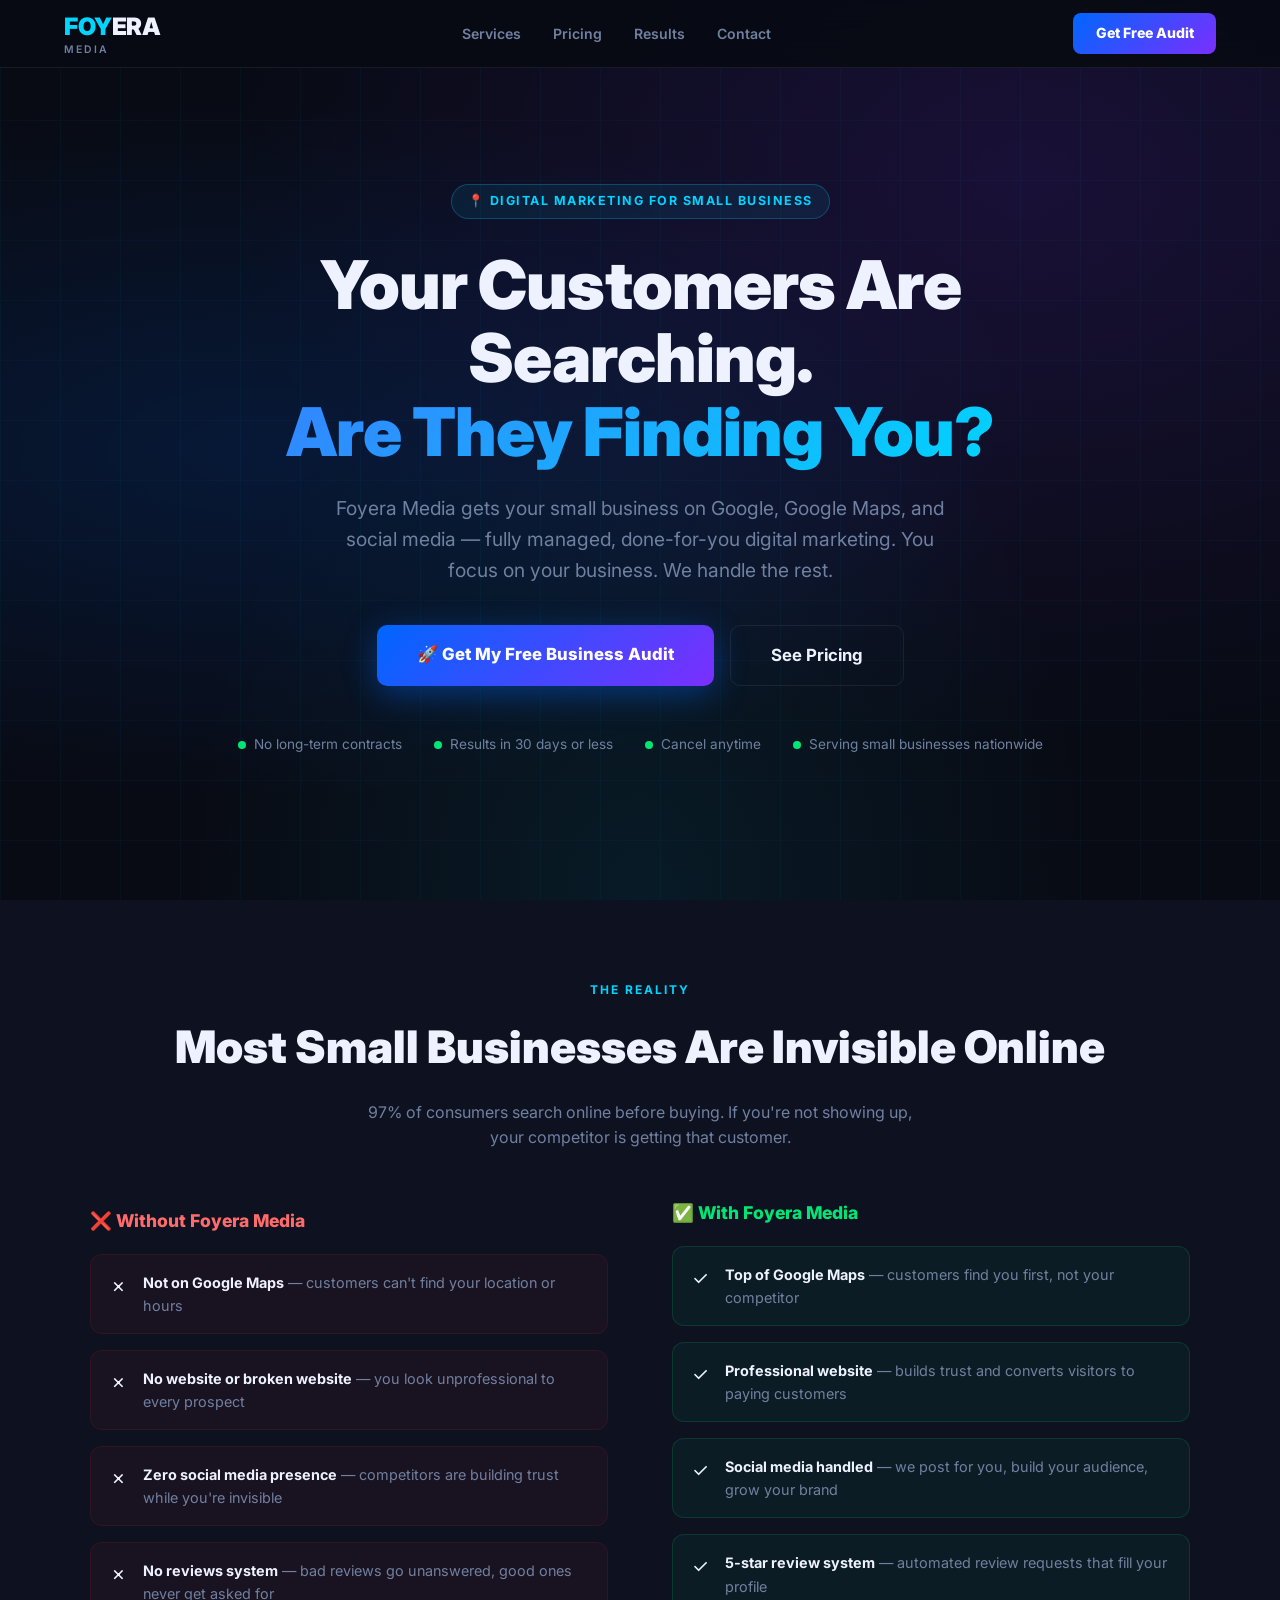
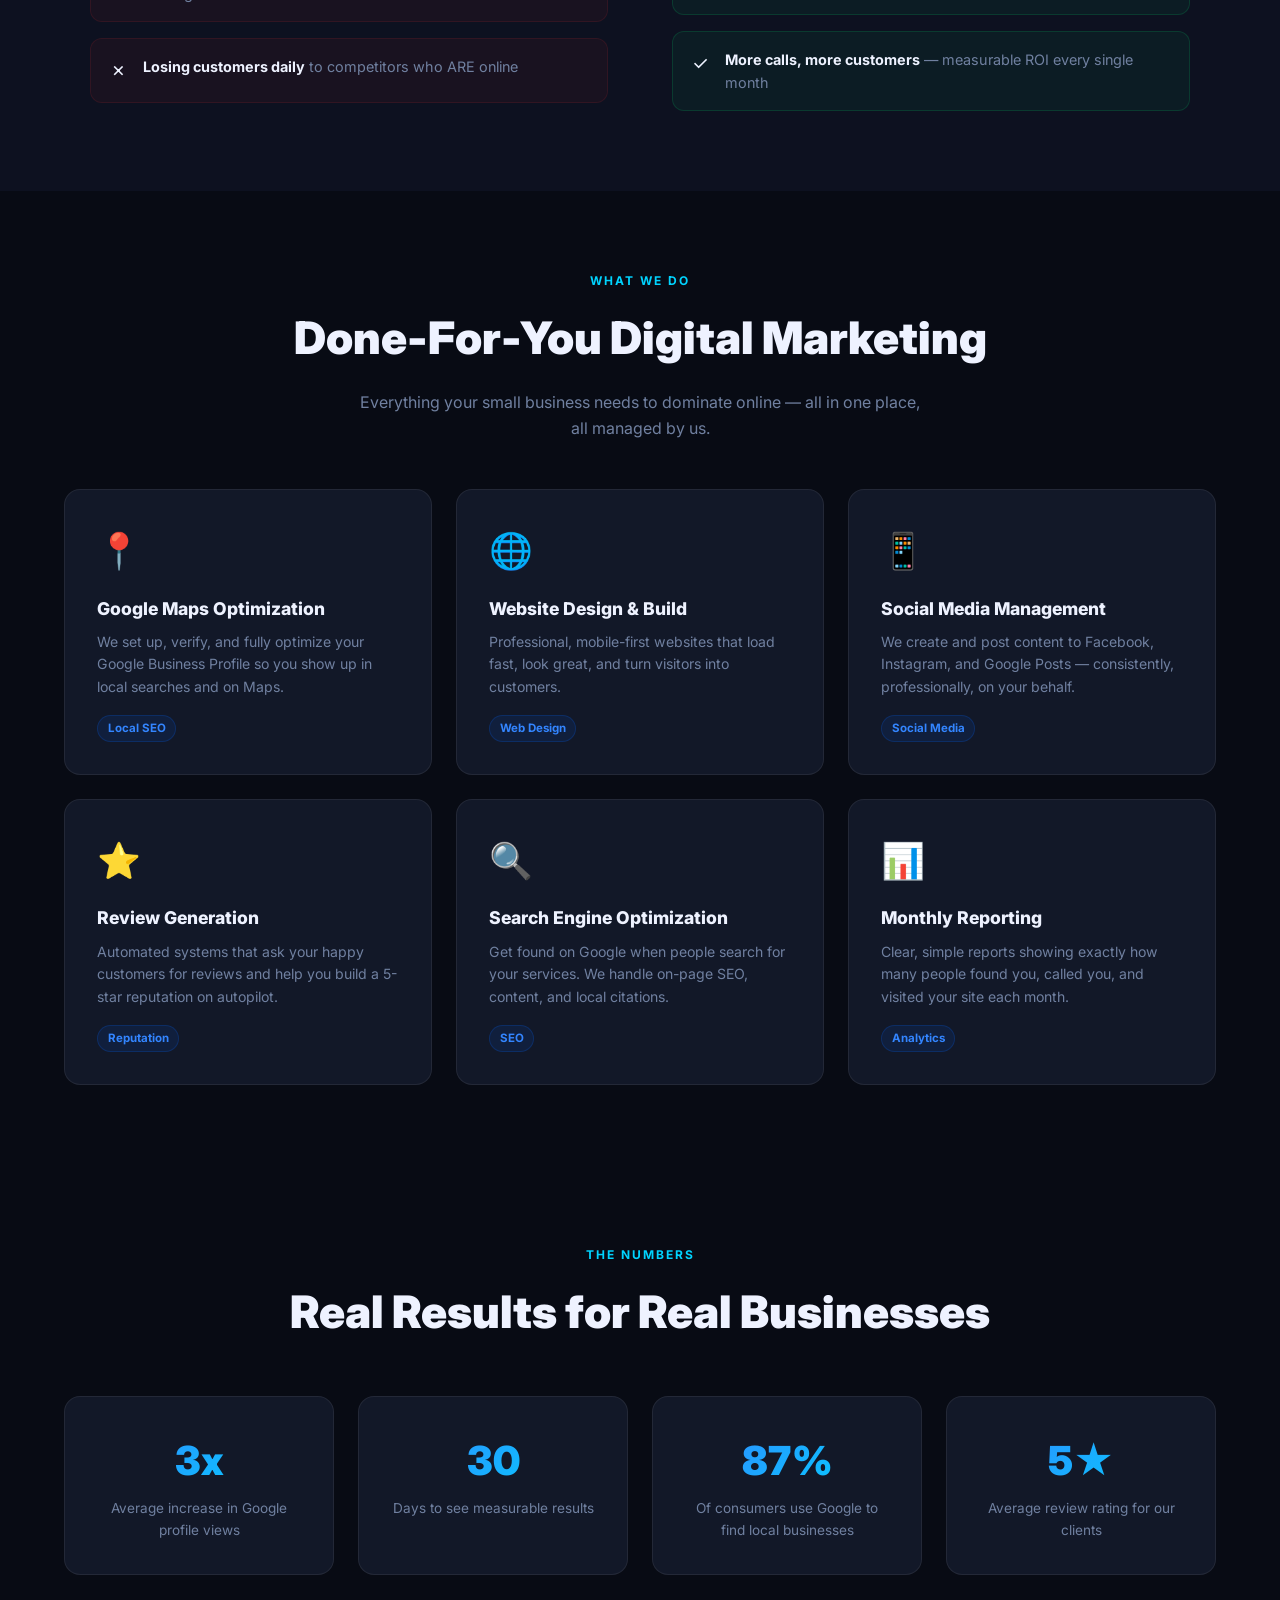
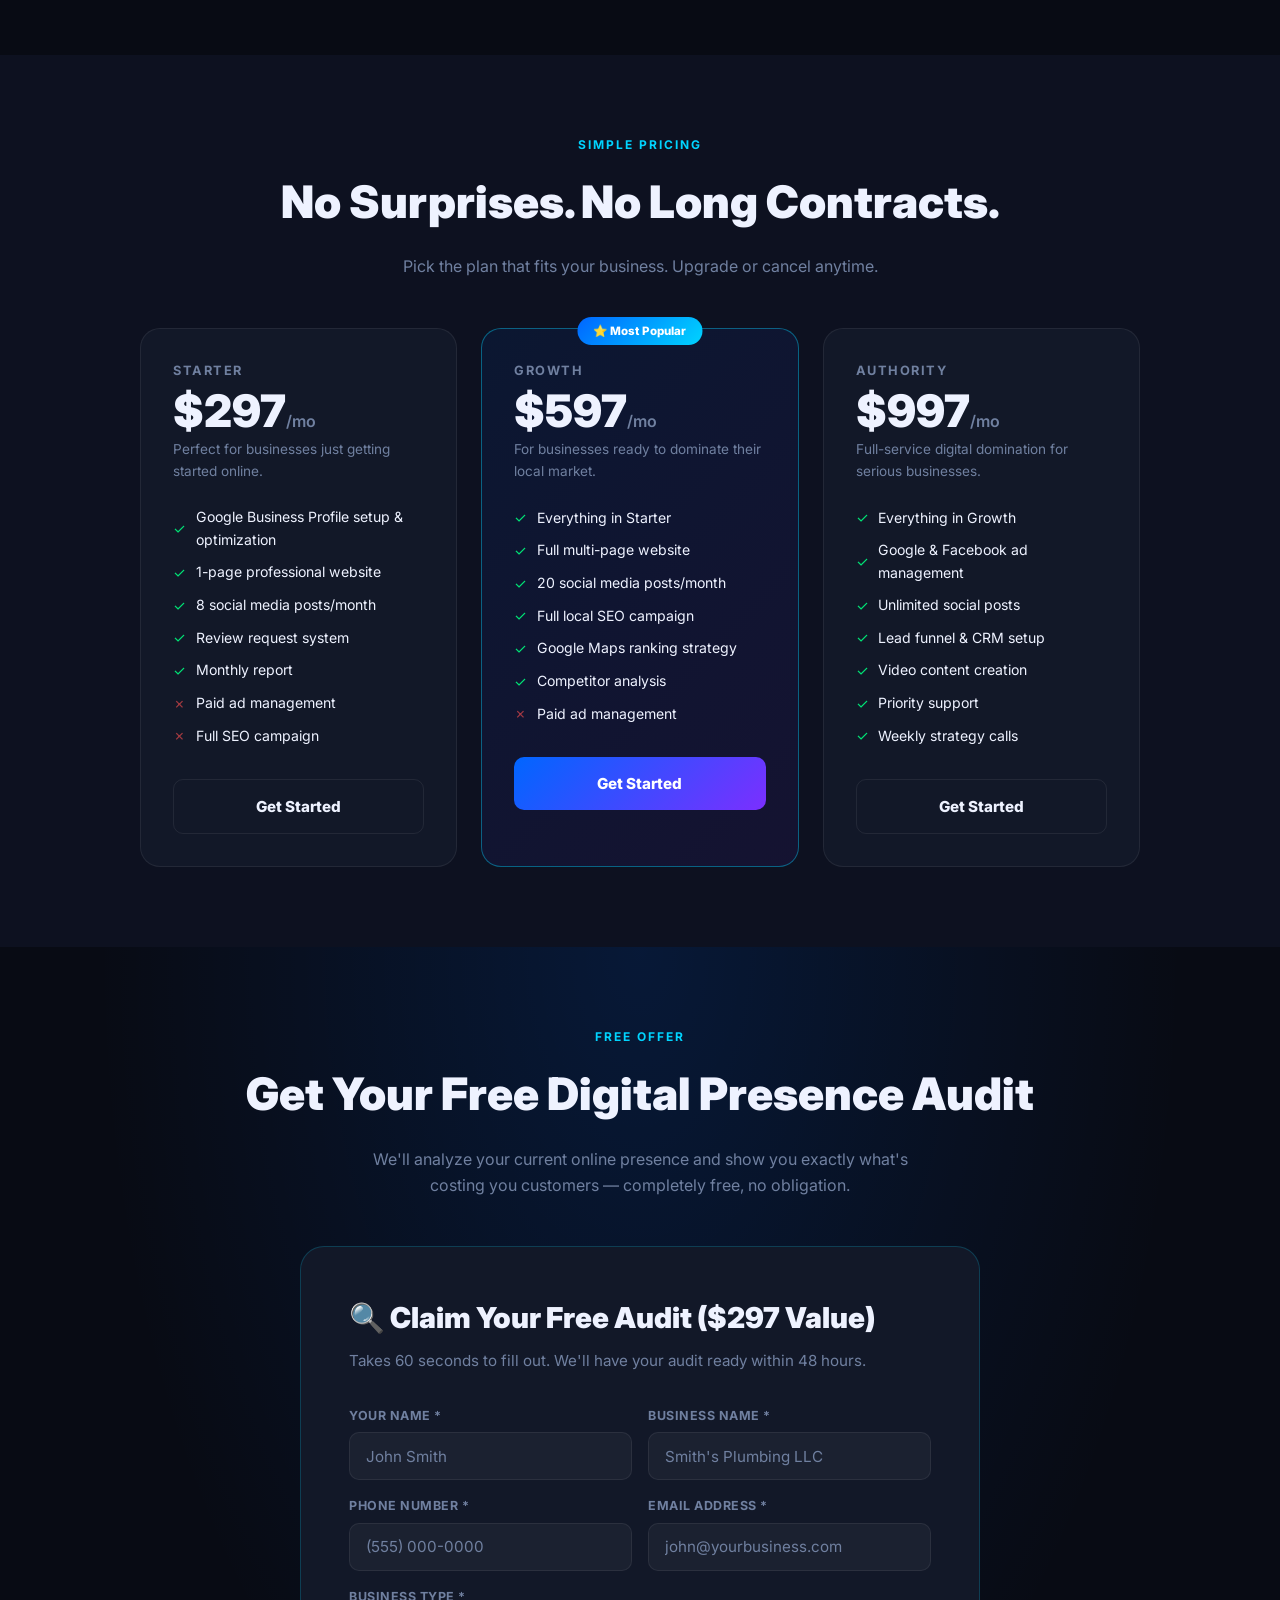
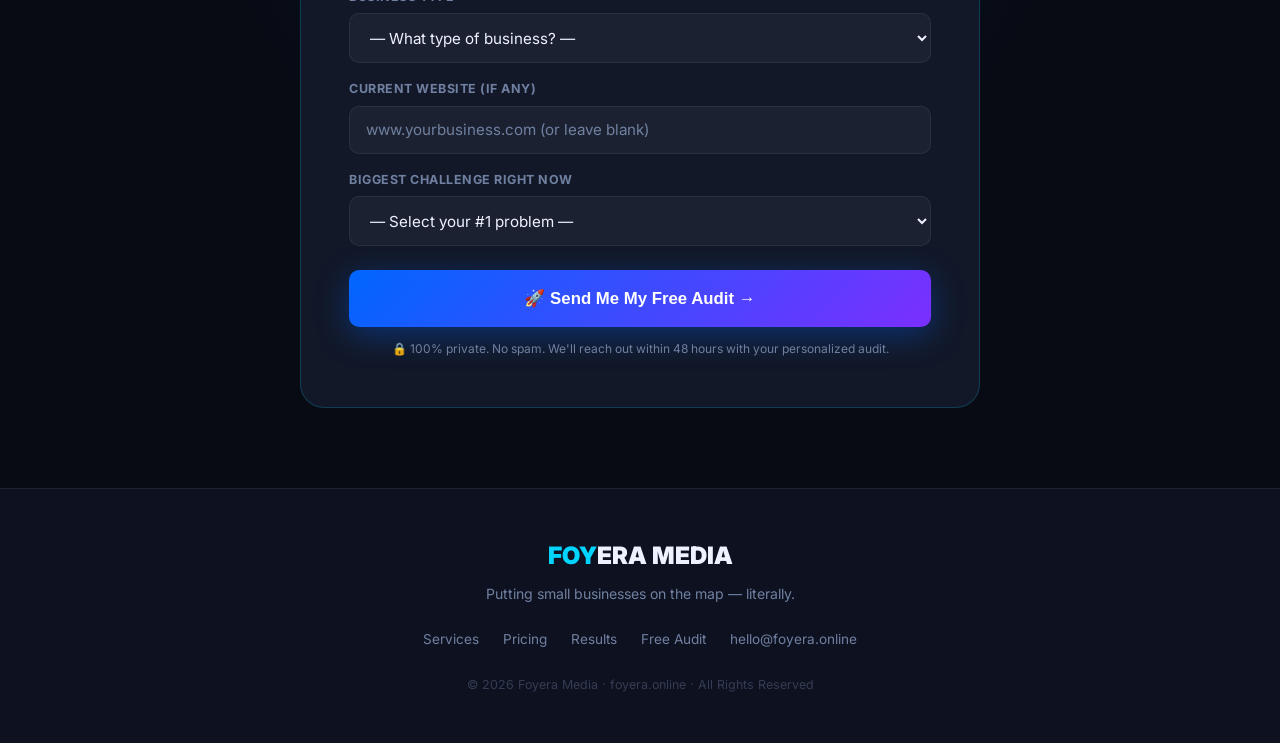
<file: foyera/index.html>
<!DOCTYPE html>
<html lang="en">
<head>
  <meta charset="UTF-8" />
  <meta name="viewport" content="width=device-width, initial-scale=1.0" />
  <title>Foyera Media — Digital Marketing That Actually Works for Small Business</title>
  <meta name="description" content="Foyera Media gets your small business found on Google, Maps, and social media. We handle everything — you just answer the calls." />
  <meta property="og:title" content="Foyera Media — Stop Being Invisible Online" />
  <meta property="og:description" content="We put your small business on Google Maps, build your website, and run your social media. Starting at $297/month." />
  <link rel="preconnect" href="https://fonts.googleapis.com" />
  <link href="https://fonts.googleapis.com/css2?family=Inter:wght@400;600;700;800;900&display=swap" rel="stylesheet" />
  <style>
    *, *::before, *::after { box-sizing: border-box; margin: 0; padding: 0; }
    :root {
      --dark: #080B14;
      --dark2: #0D1120;
      --card: #121828;
      --blue: #0066FF;
      --blue-light: #3385FF;
      --cyan: #00D4FF;
      --purple: #7B2FFF;
      --green: #00E676;
      --gold: #FFB800;
      --text: #EEF2FF;
      --muted: #7080A0;
      --border: rgba(255,255,255,0.07);
    }
    html { scroll-behavior: smooth; }
    body { font-family: 'Inter', sans-serif; background: var(--dark); color: var(--text); line-height: 1.6; }

    /* NAV */
    nav {
      position: fixed; top: 0; width: 100%; z-index: 100;
      background: rgba(8,11,20,0.95); backdrop-filter: blur(16px);
      border-bottom: 1px solid var(--border);
      display: flex; align-items: center; justify-content: space-between;
      padding: 0 5%; height: 68px;
    }
    .nav-logo { font-size: 1.5rem; font-weight: 900; letter-spacing: -0.5px; }
    .nav-logo .foy { color: var(--cyan); }
    .nav-logo .era { color: var(--text); }
    .nav-logo .media { font-size: 0.65rem; color: var(--muted); font-weight: 600; letter-spacing: 2px; text-transform: uppercase; display: block; margin-top: -4px; }
    .nav-links { display: flex; gap: 2rem; list-style: none; }
    .nav-links a { color: var(--muted); text-decoration: none; font-weight: 600; font-size: 0.88rem; transition: color 0.2s; }
    .nav-links a:hover { color: var(--cyan); }
    .nav-cta { background: linear-gradient(135deg, var(--blue), var(--purple)); color: white; font-weight: 800; padding: 0.55rem 1.4rem; border-radius: 8px; text-decoration: none; font-size: 0.88rem; transition: opacity 0.2s; }
    .nav-cta:hover { opacity: 0.85; }

    /* HERO */
    .hero {
      min-height: 100vh; display: flex; align-items: center; justify-content: center;
      text-align: center; padding: 100px 5% 60px;
      background:
        radial-gradient(ellipse at 20% 50%, rgba(0,102,255,0.15) 0%, transparent 55%),
        radial-gradient(ellipse at 80% 20%, rgba(123,47,255,0.15) 0%, transparent 55%),
        radial-gradient(ellipse at 50% 100%, rgba(0,212,255,0.08) 0%, transparent 50%),
        var(--dark);
      position: relative; overflow: hidden;
    }
    .hero-grid-bg {
      position: absolute; inset: 0; opacity: 0.03;
      background-image: linear-gradient(rgba(0,212,255,1) 1px, transparent 1px), linear-gradient(90deg, rgba(0,212,255,1) 1px, transparent 1px);
      background-size: 60px 60px;
    }
    .hero-content { position: relative; max-width: 900px; }
    .hero-eyebrow {
      display: inline-flex; align-items: center; gap: 0.5rem;
      background: rgba(0,212,255,0.08); border: 1px solid rgba(0,212,255,0.25);
      color: var(--cyan); padding: 0.4rem 1rem; border-radius: 50px;
      font-size: 0.78rem; font-weight: 700; letter-spacing: 1.5px; text-transform: uppercase;
      margin-bottom: 1.8rem;
    }
    .hero h1 { font-size: clamp(2.2rem, 5.5vw, 4.2rem); font-weight: 900; line-height: 1.1; margin-bottom: 1.5rem; letter-spacing: -1px; }
    .hero h1 .cyan { color: var(--cyan); }
    .hero h1 .blue { background: linear-gradient(135deg, var(--blue-light), var(--cyan)); -webkit-background-clip: text; -webkit-text-fill-color: transparent; background-clip: text; }
    .hero-sub { font-size: clamp(1rem, 2vw, 1.2rem); color: var(--muted); max-width: 640px; margin: 0 auto 2.5rem; }
    .hero-ctas { display: flex; gap: 1rem; justify-content: center; flex-wrap: wrap; margin-bottom: 3rem; }
    .btn-primary { background: linear-gradient(135deg, var(--blue), var(--purple)); color: white; font-weight: 800; padding: 1rem 2.5rem; border-radius: 10px; text-decoration: none; font-size: 1.05rem; box-shadow: 0 8px 32px rgba(0,102,255,0.4); transition: all 0.2s; border: none; cursor: pointer; }
    .btn-primary:hover { transform: translateY(-2px); box-shadow: 0 12px 40px rgba(0,102,255,0.5); }
    .btn-ghost { background: transparent; color: var(--text); font-weight: 700; padding: 1rem 2.5rem; border-radius: 10px; text-decoration: none; font-size: 1.05rem; border: 1px solid var(--border); transition: all 0.2s; }
    .btn-ghost:hover { border-color: var(--cyan); color: var(--cyan); }
    .hero-proof { display: flex; gap: 2rem; justify-content: center; flex-wrap: wrap; }
    .proof-item { display: flex; align-items: center; gap: 0.5rem; font-size: 0.85rem; color: var(--muted); }
    .proof-item .dot { width: 8px; height: 8px; border-radius: 50%; background: var(--green); }

    /* PROBLEM SECTION */
    .problem-section { padding: 80px 5%; background: var(--dark2); }
    .problem-grid { display: grid; grid-template-columns: 1fr 1fr; gap: 4rem; align-items: center; max-width: 1100px; margin: 3rem auto 0; }
    .problem-list { display: flex; flex-direction: column; gap: 1rem; }
    .problem-item { display: flex; align-items: flex-start; gap: 1rem; background: rgba(255,50,50,0.05); border: 1px solid rgba(255,50,50,0.1); border-radius: 12px; padding: 1rem 1.2rem; }
    .problem-x { font-size: 1.2rem; flex-shrink: 0; }
    .problem-item p { font-size: 0.9rem; color: var(--muted); }
    .problem-item strong { color: var(--text); }
    .solution-list { display: flex; flex-direction: column; gap: 1rem; }
    .solution-item { display: flex; align-items: flex-start; gap: 1rem; background: rgba(0,230,118,0.05); border: 1px solid rgba(0,230,118,0.15); border-radius: 12px; padding: 1rem 1.2rem; }
    .solution-check { font-size: 1.2rem; flex-shrink: 0; }
    .solution-item p { font-size: 0.9rem; color: var(--muted); }
    .solution-item strong { color: var(--text); }

    /* SERVICES */
    .services-section { padding: 80px 5%; }
    .services-grid { display: grid; grid-template-columns: repeat(auto-fit, minmax(280px, 1fr)); gap: 1.5rem; margin-top: 3rem; }
    .service-card {
      background: var(--card); border: 1px solid var(--border); border-radius: 16px;
      padding: 2rem; transition: all 0.2s; position: relative; overflow: hidden;
    }
    .service-card::before { content: ''; position: absolute; top: 0; left: 0; right: 0; height: 3px; background: linear-gradient(90deg, var(--blue), var(--cyan)); opacity: 0; transition: opacity 0.2s; }
    .service-card:hover { border-color: rgba(0,212,255,0.25); transform: translateY(-4px); }
    .service-card:hover::before { opacity: 1; }
    .service-icon { font-size: 2.2rem; margin-bottom: 1rem; }
    .service-card h3 { font-size: 1.1rem; font-weight: 800; margin-bottom: 0.5rem; }
    .service-card p { font-size: 0.88rem; color: var(--muted); margin-bottom: 1rem; }
    .service-tag { display: inline-block; background: rgba(0,102,255,0.1); border: 1px solid rgba(0,102,255,0.2); color: var(--blue-light); padding: 0.2rem 0.6rem; border-radius: 50px; font-size: 0.72rem; font-weight: 700; }

    /* PRICING */
    .pricing-section { padding: 80px 5%; background: var(--dark2); }
    .pricing-grid { display: grid; grid-template-columns: repeat(auto-fit, minmax(280px, 1fr)); gap: 1.5rem; margin-top: 3rem; max-width: 1000px; margin-left: auto; margin-right: auto; }
    .pricing-card { background: var(--card); border: 1px solid var(--border); border-radius: 20px; padding: 2rem; position: relative; }
    .pricing-card.featured { border-color: rgba(0,212,255,0.4); background: linear-gradient(135deg, rgba(0,102,255,0.08), rgba(123,47,255,0.08)); }
    .pricing-badge { position: absolute; top: -12px; left: 50%; transform: translateX(-50%); background: linear-gradient(135deg, var(--blue), var(--cyan)); color: white; padding: 0.3rem 1rem; border-radius: 50px; font-size: 0.72rem; font-weight: 800; white-space: nowrap; }
    .pricing-name { font-size: 0.8rem; font-weight: 700; text-transform: uppercase; letter-spacing: 1.5px; color: var(--muted); margin-bottom: 0.5rem; }
    .pricing-price { font-size: 2.8rem; font-weight: 900; color: var(--text); line-height: 1; margin-bottom: 0.3rem; }
    .pricing-price span { font-size: 1rem; font-weight: 600; color: var(--muted); }
    .pricing-desc { font-size: 0.85rem; color: var(--muted); margin-bottom: 1.5rem; }
    .pricing-features { list-style: none; display: flex; flex-direction: column; gap: 0.6rem; margin-bottom: 2rem; }
    .pricing-features li { display: flex; align-items: center; gap: 0.6rem; font-size: 0.88rem; }
    .pricing-features li .check { color: var(--green); font-size: 0.9rem; }
    .pricing-features li .x { color: rgba(255,80,80,0.6); font-size: 0.9rem; }
    .pricing-btn { width: 100%; padding: 0.9rem; border-radius: 10px; font-weight: 800; font-size: 0.95rem; cursor: pointer; transition: all 0.2s; border: none; text-decoration: none; display: block; text-align: center; }
    .pricing-btn.primary { background: linear-gradient(135deg, var(--blue), var(--purple)); color: white; }
    .pricing-btn.ghost { background: transparent; color: var(--text); border: 1px solid var(--border); }
    .pricing-btn:hover { opacity: 0.85; transform: translateY(-1px); }

    /* LEAD MAGNET FORM */
    .leadgen-section {
      padding: 80px 5%;
      background: radial-gradient(ellipse at 50% 0%, rgba(0,102,255,0.15) 0%, transparent 60%), var(--dark);
    }
    .leadgen-card { max-width: 680px; margin: 3rem auto 0; background: var(--card); border: 1px solid rgba(0,212,255,0.2); border-radius: 24px; padding: 3rem; }
    .leadgen-card h2 { font-size: 1.8rem; font-weight: 900; margin-bottom: 0.5rem; }
    .leadgen-card .sub { color: var(--muted); font-size: 0.95rem; margin-bottom: 2rem; }
    .form-group { margin-bottom: 1rem; }
    .form-label { display: block; font-size: 0.78rem; font-weight: 700; color: var(--muted); text-transform: uppercase; letter-spacing: 0.5px; margin-bottom: 0.4rem; }
    .form-input, .form-select, .form-textarea { width: 100%; padding: 0.85rem 1rem; background: rgba(255,255,255,0.04); border: 1px solid var(--border); border-radius: 10px; color: var(--text); font-size: 0.95rem; font-family: inherit; transition: border-color 0.2s; outline: none; }
    .form-input:focus, .form-select:focus, .form-textarea:focus { border-color: var(--cyan); }
    .form-input::placeholder, .form-textarea::placeholder { color: var(--muted); }
    .form-select option { background: var(--dark2); }
    .form-row { display: grid; grid-template-columns: 1fr 1fr; gap: 1rem; }
    .form-submit { width: 100%; padding: 1.1rem; background: linear-gradient(135deg, var(--blue), var(--purple)); color: white; font-weight: 900; font-size: 1.05rem; border: none; border-radius: 10px; cursor: pointer; transition: all 0.2s; box-shadow: 0 8px 32px rgba(0,102,255,0.35); margin-top: 0.5rem; }
    .form-submit:hover { transform: translateY(-2px); box-shadow: 0 12px 40px rgba(0,102,255,0.5); }
    .form-note { font-size: 0.75rem; color: var(--muted); text-align: center; margin-top: 0.8rem; }
    .success-msg { display: none; background: rgba(0,230,118,0.08); border: 1px solid rgba(0,230,118,0.2); border-radius: 14px; padding: 2rem; text-align: center; }
    .success-msg h3 { color: var(--green); font-size: 1.3rem; margin-bottom: 0.5rem; }
    .success-msg p { color: var(--muted); font-size: 0.9rem; }

    /* RESULTS */
    .results-section { padding: 80px 5%; }
    .results-grid { display: grid; grid-template-columns: repeat(auto-fit, minmax(200px, 1fr)); gap: 1.5rem; margin-top: 3rem; }
    .result-card { background: var(--card); border: 1px solid var(--border); border-radius: 16px; padding: 2rem; text-align: center; }
    .result-number { font-size: 2.5rem; font-weight: 900; background: linear-gradient(135deg, var(--blue-light), var(--cyan)); -webkit-background-clip: text; -webkit-text-fill-color: transparent; background-clip: text; }
    .result-label { font-size: 0.85rem; color: var(--muted); margin-top: 0.3rem; }

    /* FOOTER */
    footer { background: var(--dark2); border-top: 1px solid var(--border); padding: 3rem 5%; text-align: center; }
    .footer-logo { font-size: 1.5rem; font-weight: 900; margin-bottom: 0.5rem; }
    .footer-logo .foy { color: var(--cyan); }
    .footer-tagline { color: var(--muted); font-size: 0.88rem; margin-bottom: 1.5rem; }
    .footer-links { display: flex; gap: 1.5rem; justify-content: center; flex-wrap: wrap; margin-bottom: 1.5rem; }
    .footer-links a { color: var(--muted); text-decoration: none; font-size: 0.85rem; transition: color 0.2s; }
    .footer-links a:hover { color: var(--cyan); }
    .footer-copy { font-size: 0.78rem; color: rgba(112,128,160,0.4); }

    /* SECTION HELPERS */
    .section-label { font-size: 0.75rem; font-weight: 700; letter-spacing: 2px; text-transform: uppercase; color: var(--cyan); margin-bottom: 0.8rem; }
    .section-title { font-size: clamp(1.8rem, 4vw, 2.8rem); font-weight: 900; margin-bottom: 1rem; }
    .section-sub { color: var(--muted); font-size: 1rem; max-width: 560px; }
    .center { text-align: center; }
    .center .section-sub { margin: 0 auto; }

    /* TOAST */
    .toast { position: fixed; bottom: 2rem; right: 2rem; background: var(--green); color: var(--dark); padding: 1rem 1.5rem; border-radius: 12px; font-weight: 700; font-size: 0.9rem; z-index: 9999; transform: translateY(100px); opacity: 0; transition: all 0.3s; }
    .toast.show { transform: translateY(0); opacity: 1; }

    @media (max-width: 768px) {
      .nav-links { display: none; }
      .problem-grid { grid-template-columns: 1fr; }
      .form-row { grid-template-columns: 1fr; }
      .leadgen-card { padding: 1.5rem; }
    }
  </style>
</head>
<body>

<!-- NAV -->
<nav>
  <div class="nav-logo">
    <span class="foy">FOY</span><span class="era">ERA</span>
    <span class="media">MEDIA</span>
  </div>
  <ul class="nav-links">
    <li><a href="#services">Services</a></li>
    <li><a href="#pricing">Pricing</a></li>
    <li><a href="#results">Results</a></li>
    <li><a href="#contact">Contact</a></li>
  </ul>
  <a href="#contact" class="nav-cta">Get Free Audit</a>
</nav>

<!-- HERO -->
<section class="hero">
  <div class="hero-grid-bg"></div>
  <div class="hero-content">
    <div class="hero-eyebrow">📍 Digital Marketing for Small Business</div>
    <h1>Your Customers Are Searching.<br/><span class="blue">Are They Finding You?</span></h1>
    <p class="hero-sub">Foyera Media gets your small business on Google, Google Maps, and social media — fully managed, done-for-you digital marketing. You focus on your business. We handle the rest.</p>
    <div class="hero-ctas">
      <a href="#contact" class="btn-primary">🚀 Get My Free Business Audit</a>
      <a href="#pricing" class="btn-ghost">See Pricing</a>
    </div>
    <div class="hero-proof">
      <div class="proof-item"><span class="dot"></span> No long-term contracts</div>
      <div class="proof-item"><span class="dot"></span> Results in 30 days or less</div>
      <div class="proof-item"><span class="dot"></span> Cancel anytime</div>
      <div class="proof-item"><span class="dot"></span> Serving small businesses nationwide</div>
    </div>
  </div>
</section>

<!-- PROBLEM vs SOLUTION -->
<section class="problem-section">
  <div style="max-width:1100px;margin:0 auto">
    <div class="center">
      <div class="section-label">The Reality</div>
      <h2 class="section-title">Most Small Businesses Are Invisible Online</h2>
      <p class="section-sub" style="margin:0 auto">97% of consumers search online before buying. If you're not showing up, your competitor is getting that customer.</p>
    </div>
    <div class="problem-grid">
      <div>
        <h3 style="font-size:1.1rem;font-weight:800;color:#FF6B6B;margin-bottom:1.2rem;">❌ Without Foyera Media</h3>
        <div class="problem-list">
          <div class="problem-item"><span class="problem-x">✗</span><p><strong>Not on Google Maps</strong> — customers can't find your location or hours</p></div>
          <div class="problem-item"><span class="problem-x">✗</span><p><strong>No website or broken website</strong> — you look unprofessional to every prospect</p></div>
          <div class="problem-item"><span class="problem-x">✗</span><p><strong>Zero social media presence</strong> — competitors are building trust while you're invisible</p></div>
          <div class="problem-item"><span class="problem-x">✗</span><p><strong>No reviews system</strong> — bad reviews go unanswered, good ones never get asked for</p></div>
          <div class="problem-item"><span class="problem-x">✗</span><p><strong>Losing customers daily</strong> to competitors who ARE online</p></div>
        </div>
      </div>
      <div>
        <h3 style="font-size:1.1rem;font-weight:800;color:var(--green);margin-bottom:1.2rem;">✅ With Foyera Media</h3>
        <div class="solution-list">
          <div class="solution-item"><span class="solution-check">✓</span><p><strong>Top of Google Maps</strong> — customers find you first, not your competitor</p></div>
          <div class="solution-item"><span class="solution-check">✓</span><p><strong>Professional website</strong> — builds trust and converts visitors to paying customers</p></div>
          <div class="solution-item"><span class="solution-check">✓</span><p><strong>Social media handled</strong> — we post for you, build your audience, grow your brand</p></div>
          <div class="solution-item"><span class="solution-check">✓</span><p><strong>5-star review system</strong> — automated review requests that fill your profile</p></div>
          <div class="solution-item"><span class="solution-check">✓</span><p><strong>More calls, more customers</strong> — measurable ROI every single month</p></div>
        </div>
      </div>
    </div>
  </div>
</section>

<!-- SERVICES -->
<section class="services-section" id="services">
  <div class="center">
    <div class="section-label">What We Do</div>
    <h2 class="section-title">Done-For-You Digital Marketing</h2>
    <p class="section-sub">Everything your small business needs to dominate online — all in one place, all managed by us.</p>
  </div>
  <div class="services-grid">
    <div class="service-card">
      <div class="service-icon">📍</div>
      <h3>Google Maps Optimization</h3>
      <p>We set up, verify, and fully optimize your Google Business Profile so you show up in local searches and on Maps.</p>
      <span class="service-tag">Local SEO</span>
    </div>
    <div class="service-card">
      <div class="service-icon">🌐</div>
      <h3>Website Design & Build</h3>
      <p>Professional, mobile-first websites that load fast, look great, and turn visitors into customers.</p>
      <span class="service-tag">Web Design</span>
    </div>
    <div class="service-card">
      <div class="service-icon">📱</div>
      <h3>Social Media Management</h3>
      <p>We create and post content to Facebook, Instagram, and Google Posts — consistently, professionally, on your behalf.</p>
      <span class="service-tag">Social Media</span>
    </div>
    <div class="service-card">
      <div class="service-icon">⭐</div>
      <h3>Review Generation</h3>
      <p>Automated systems that ask your happy customers for reviews and help you build a 5-star reputation on autopilot.</p>
      <span class="service-tag">Reputation</span>
    </div>
    <div class="service-card">
      <div class="service-icon">🔍</div>
      <h3>Search Engine Optimization</h3>
      <p>Get found on Google when people search for your services. We handle on-page SEO, content, and local citations.</p>
      <span class="service-tag">SEO</span>
    </div>
    <div class="service-card">
      <div class="service-icon">📊</div>
      <h3>Monthly Reporting</h3>
      <p>Clear, simple reports showing exactly how many people found you, called you, and visited your site each month.</p>
      <span class="service-tag">Analytics</span>
    </div>
  </div>
</section>

<!-- RESULTS -->
<section class="results-section" id="results">
  <div class="center">
    <div class="section-label">The Numbers</div>
    <h2 class="section-title">Real Results for Real Businesses</h2>
  </div>
  <div class="results-grid">
    <div class="result-card"><div class="result-number">3x</div><div class="result-label">Average increase in Google profile views</div></div>
    <div class="result-card"><div class="result-number">30</div><div class="result-label">Days to see measurable results</div></div>
    <div class="result-card"><div class="result-number">87%</div><div class="result-label">Of consumers use Google to find local businesses</div></div>
    <div class="result-card"><div class="result-number">5★</div><div class="result-label">Average review rating for our clients</div></div>
  </div>
</section>

<!-- PRICING -->
<section class="pricing-section" id="pricing">
  <div class="center">
    <div class="section-label">Simple Pricing</div>
    <h2 class="section-title">No Surprises. No Long Contracts.</h2>
    <p class="section-sub">Pick the plan that fits your business. Upgrade or cancel anytime.</p>
  </div>
  <div class="pricing-grid">
    <div class="pricing-card">
      <div class="pricing-name">Starter</div>
      <div class="pricing-price">$297<span>/mo</span></div>
      <div class="pricing-desc">Perfect for businesses just getting started online.</div>
      <ul class="pricing-features">
        <li><span class="check">✓</span> Google Business Profile setup & optimization</li>
        <li><span class="check">✓</span> 1-page professional website</li>
        <li><span class="check">✓</span> 8 social media posts/month</li>
        <li><span class="check">✓</span> Review request system</li>
        <li><span class="check">✓</span> Monthly report</li>
        <li><span class="x">✗</span> Paid ad management</li>
        <li><span class="x">✗</span> Full SEO campaign</li>
      </ul>
      <a href="#contact" class="pricing-btn ghost">Get Started</a>
    </div>
    <div class="pricing-card featured">
      <div class="pricing-badge">⭐ Most Popular</div>
      <div class="pricing-name">Growth</div>
      <div class="pricing-price">$597<span>/mo</span></div>
      <div class="pricing-desc">For businesses ready to dominate their local market.</div>
      <ul class="pricing-features">
        <li><span class="check">✓</span> Everything in Starter</li>
        <li><span class="check">✓</span> Full multi-page website</li>
        <li><span class="check">✓</span> 20 social media posts/month</li>
        <li><span class="check">✓</span> Full local SEO campaign</li>
        <li><span class="check">✓</span> Google Maps ranking strategy</li>
        <li><span class="check">✓</span> Competitor analysis</li>
        <li><span class="x">✗</span> Paid ad management</li>
      </ul>
      <a href="#contact" class="pricing-btn primary">Get Started</a>
    </div>
    <div class="pricing-card">
      <div class="pricing-name">Authority</div>
      <div class="pricing-price">$997<span>/mo</span></div>
      <div class="pricing-desc">Full-service digital domination for serious businesses.</div>
      <ul class="pricing-features">
        <li><span class="check">✓</span> Everything in Growth</li>
        <li><span class="check">✓</span> Google & Facebook ad management</li>
        <li><span class="check">✓</span> Unlimited social posts</li>
        <li><span class="check">✓</span> Lead funnel & CRM setup</li>
        <li><span class="check">✓</span> Video content creation</li>
        <li><span class="check">✓</span> Priority support</li>
        <li><span class="check">✓</span> Weekly strategy calls</li>
      </ul>
      <a href="#contact" class="pricing-btn ghost">Get Started</a>
    </div>
  </div>
</section>

<!-- LEAD MAGNET FORM -->
<section class="leadgen-section" id="contact">
  <div class="center">
    <div class="section-label">Free Offer</div>
    <h2 class="section-title">Get Your Free Digital Presence Audit</h2>
    <p class="section-sub">We'll analyze your current online presence and show you exactly what's costing you customers — completely free, no obligation.</p>
  </div>
  <div class="leadgen-card">
    <h2>🔍 Claim Your Free Audit ($297 Value)</h2>
    <p class="sub">Takes 60 seconds to fill out. We'll have your audit ready within 48 hours.</p>

    <form id="leadForm" onsubmit="submitLead(event)">
      <div class="form-row">
        <div class="form-group">
          <label class="form-label">Your Name *</label>
          <input type="text" class="form-input" id="leadName" placeholder="John Smith" required />
        </div>
        <div class="form-group">
          <label class="form-label">Business Name *</label>
          <input type="text" class="form-input" id="businessName" placeholder="Smith's Plumbing LLC" required />
        </div>
      </div>
      <div class="form-row">
        <div class="form-group">
          <label class="form-label">Phone Number *</label>
          <input type="tel" class="form-input" id="leadPhone" placeholder="(555) 000-0000" required />
        </div>
        <div class="form-group">
          <label class="form-label">Email Address *</label>
          <input type="email" class="form-input" id="leadEmail" placeholder="john@yourbusiness.com" required />
        </div>
      </div>
      <div class="form-group">
        <label class="form-label">Business Type *</label>
        <select class="form-select" id="businessType" required>
          <option value="">— What type of business? —</option>
          <option value="Contractor / Construction">🔨 Contractor / Construction</option>
          <option value="Restaurant / Food">🍕 Restaurant / Food</option>
          <option value="Salon / Beauty">💅 Salon / Beauty</option>
          <option value="Auto / Mechanic">🚗 Auto / Mechanic</option>
          <option value="Medical / Dental">🏥 Medical / Dental</option>
          <option value="Retail Store">🛍️ Retail Store</option>
          <option value="Real Estate">🏠 Real Estate</option>
          <option value="Legal / Financial">⚖️ Legal / Financial</option>
          <option value="Fitness / Wellness">💪 Fitness / Wellness</option>
          <option value="Other">🏢 Other</option>
        </select>
      </div>
      <div class="form-group">
        <label class="form-label">Current Website (if any)</label>
        <input type="text" class="form-input" id="website" placeholder="www.yourbusiness.com (or leave blank)" />
      </div>
      <div class="form-group">
        <label class="form-label">Biggest Challenge Right Now</label>
        <select class="form-select" id="challenge">
          <option value="">— Select your #1 problem —</option>
          <option value="Not showing up on Google">Not showing up on Google</option>
          <option value="Need more customers / leads">Need more customers / leads</option>
          <option value="No website or outdated website">No website or outdated website</option>
          <option value="Not on Google Maps">Not on Google Maps</option>
          <option value="No social media presence">No social media presence</option>
          <option value="Bad or no reviews">Bad or no reviews online</option>
          <option value="All of the above">All of the above</option>
        </select>
      </div>
      <button type="submit" class="form-submit">🚀 Send Me My Free Audit →</button>
      <p class="form-note">🔒 100% private. No spam. We'll reach out within 48 hours with your personalized audit.</p>
    </form>

    <div class="success-msg" id="leadSuccess">
      <h3>🎉 You're In!</h3>
      <p>Your free audit request has been received. Foyera Media will contact you within 48 hours with your personalized digital presence report. Check your email for confirmation.</p>
    </div>
  </div>
</section>

<!-- FOOTER -->
<footer>
  <div class="footer-logo"><span class="foy">FOY</span>ERA MEDIA</div>
  <div class="footer-tagline">Putting small businesses on the map — literally.</div>
  <div class="footer-links">
    <a href="#services">Services</a>
    <a href="#pricing">Pricing</a>
    <a href="#results">Results</a>
    <a href="#contact">Free Audit</a>
    <a href="mailto:hello@foyera.online">hello@foyera.online</a>
  </div>
  <div class="footer-copy">© 2026 Foyera Media · foyera.online · All Rights Reserved</div>
</footer>

<div class="toast" id="toast"></div>

<script>
  // ============================================================
  // LEAD FORM — GOOGLE SHEETS INTEGRATION
  // Use the same Google Apps Script setup as mccnow.net
  // but create a separate sheet called "Foyera Leads"
  // ============================================================
  const FOYERA_SCRIPT_URL = 'YOUR_GOOGLE_APPS_SCRIPT_WEB_APP_URL';

  async function submitLead(e) {
    e.preventDefault();
    const btn = e.target.querySelector('.form-submit');
    btn.disabled = true;
    btn.textContent = '⏳ Sending...';

    const data = {
      timestamp: new Date().toLocaleString(),
      name: document.getElementById('leadName').value,
      businessName: document.getElementById('businessName').value,
      phone: document.getElementById('leadPhone').value,
      email: document.getElementById('leadEmail').value,
      businessType: document.getElementById('businessType').value,
      website: document.getElementById('website').value,
      challenge: document.getElementById('challenge').value,
      status: 'New Lead',
      source: 'foyera.online'
    };

    try {
      if (FOYERA_SCRIPT_URL !== 'YOUR_GOOGLE_APPS_SCRIPT_WEB_APP_URL') {
        await fetch(FOYERA_SCRIPT_URL, {
          method: 'POST', mode: 'no-cors',
          headers: { 'Content-Type': 'application/json' },
          body: JSON.stringify(data)
        });
      }
      document.getElementById('leadForm').style.display = 'none';
      document.getElementById('leadSuccess').style.display = 'block';
      showToast('🎉 Audit request sent!');
    } catch (err) {
      document.getElementById('leadForm').style.display = 'none';
      document.getElementById('leadSuccess').style.display = 'block';
    }
  }

  function showToast(msg) {
    const t = document.getElementById('toast');
    t.textContent = msg;
    t.classList.add('show');
    setTimeout(() => t.classList.remove('show'), 4000);
  }
</script>
</body>
</html>
</file>
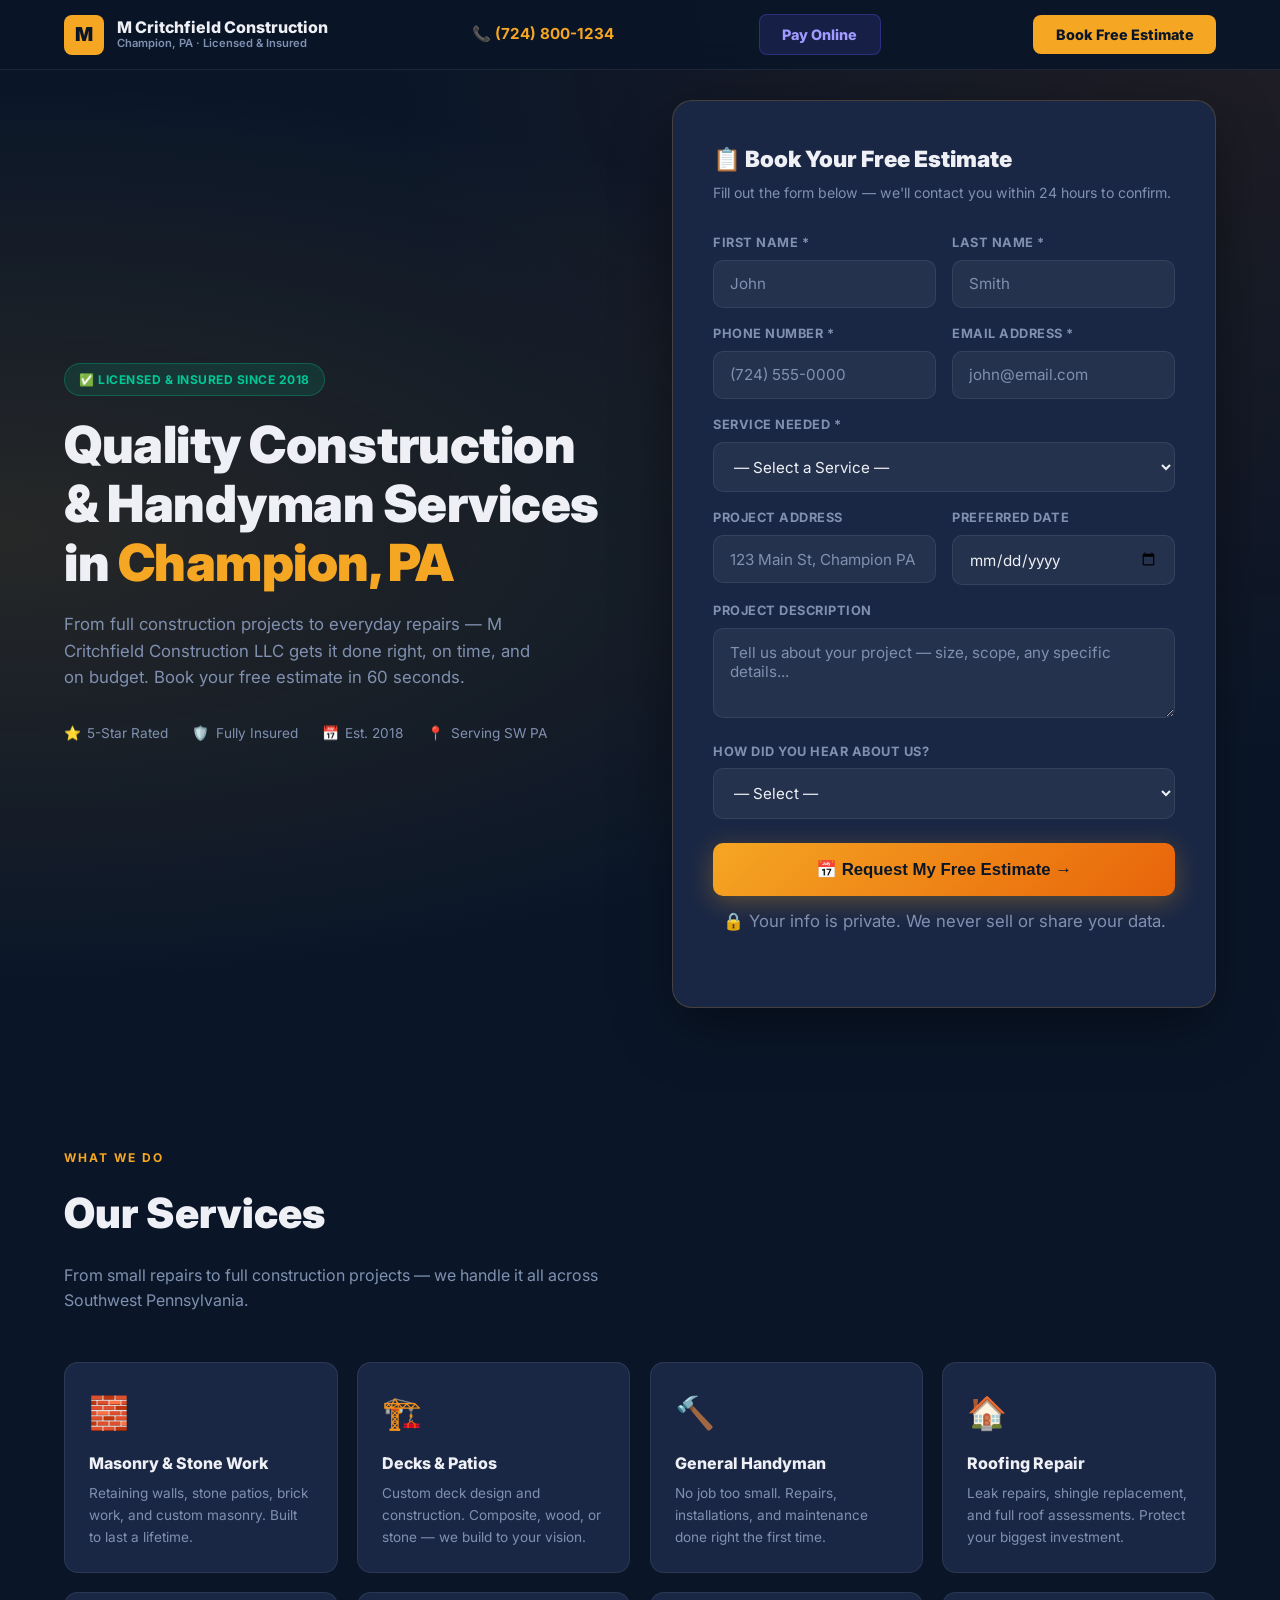
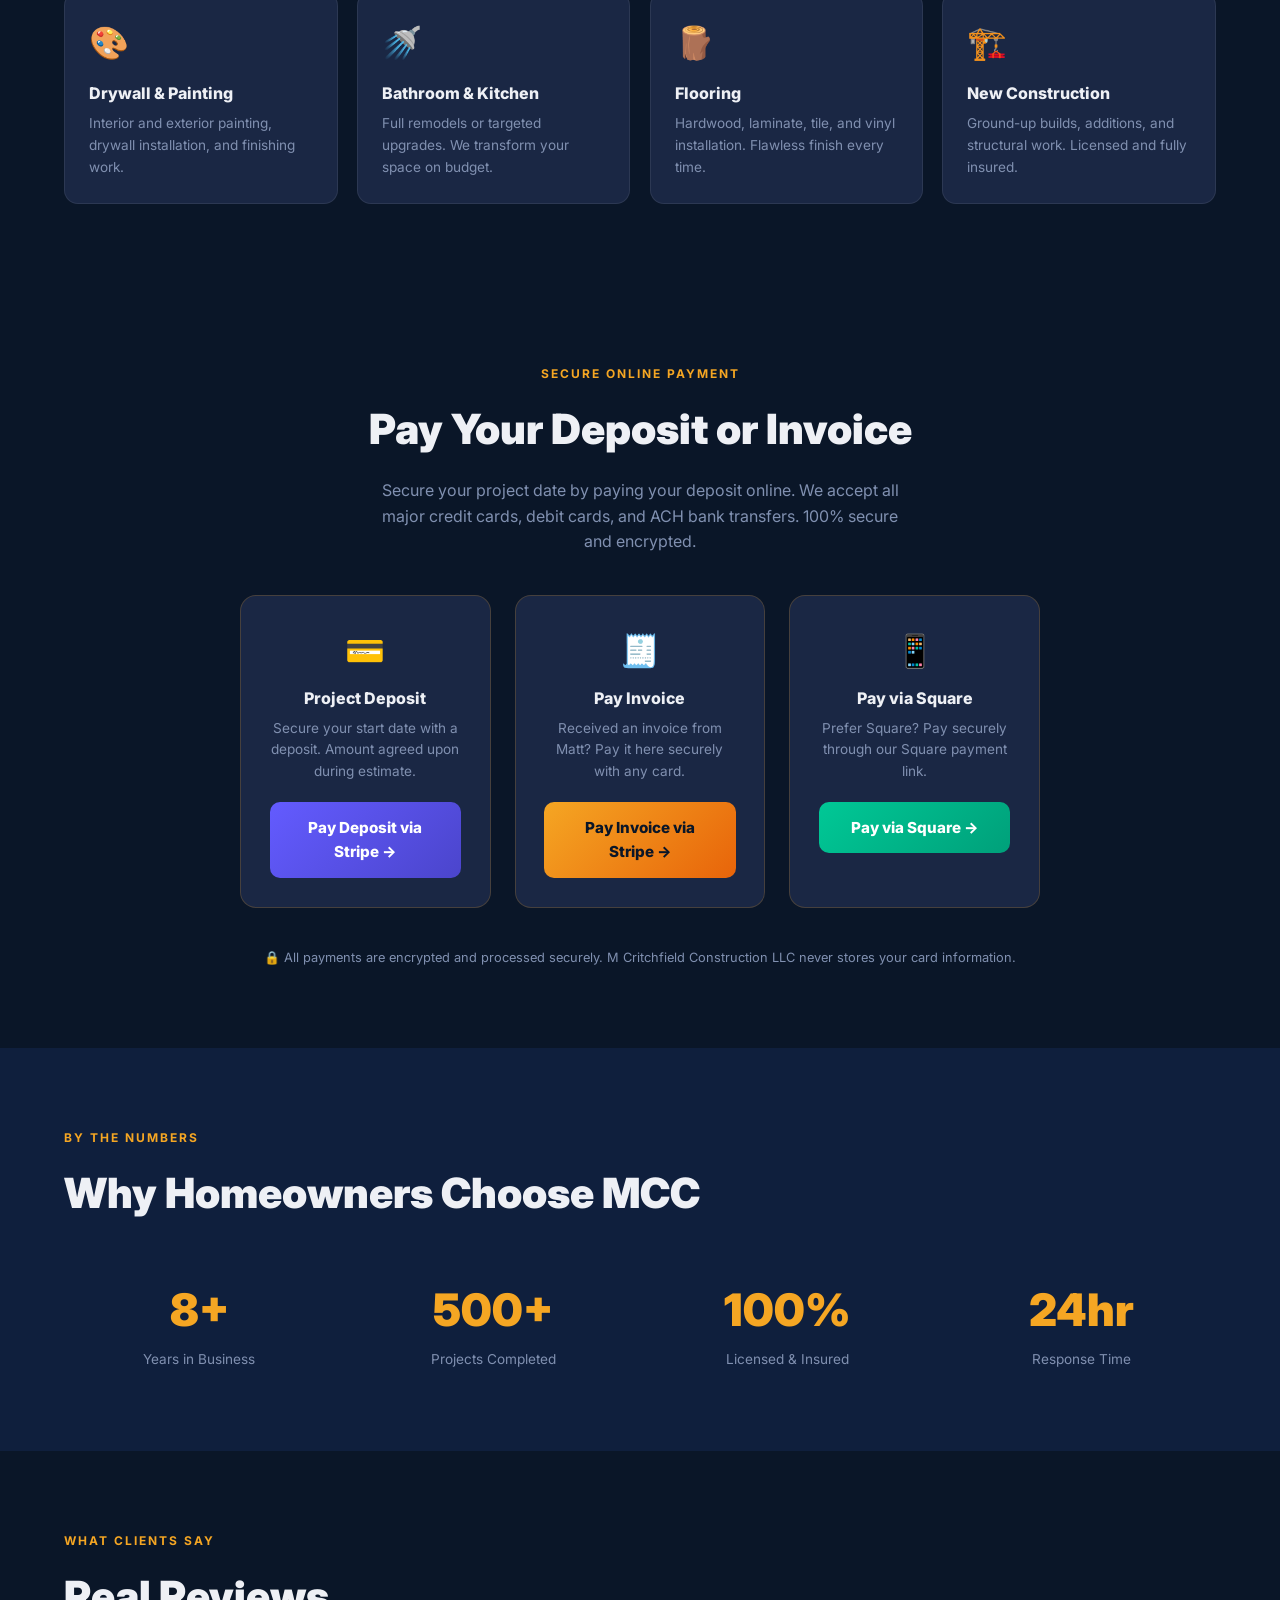
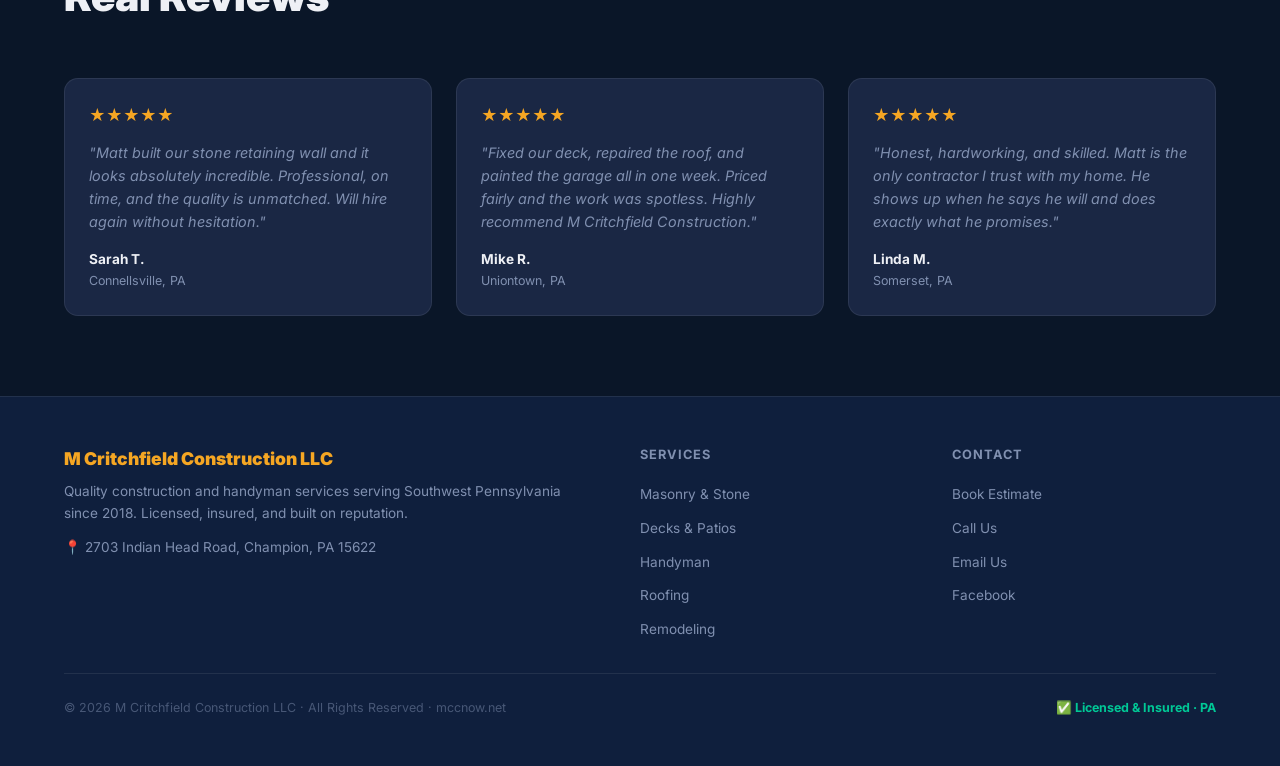
<file: mccnow/index.html>
<!DOCTYPE html>
<html lang="en">
<head>
  <meta charset="UTF-8" />
  <meta name="viewport" content="width=device-width, initial-scale=1.0" />
  <title>M Critchfield Construction LLC — Book Your Free Estimate</title>
  <meta name="description" content="Professional construction, handyman, and home improvement services in Champion, PA. Book your free estimate today." />
  <meta property="og:title" content="M Critchfield Construction LLC — Champion, PA" />
  <meta property="og:description" content="Quality construction and handyman services. Book your free estimate online." />
  <link rel="preconnect" href="https://fonts.googleapis.com" />
  <link href="https://fonts.googleapis.com/css2?family=Inter:wght@400;600;700;800;900&display=swap" rel="stylesheet" />
  <style>
    *, *::before, *::after { box-sizing: border-box; margin: 0; padding: 0; }
    :root {
      --navy: #0A1628;
      --navy2: #0F1F3D;
      --gold: #F5A623;
      --gold-dark: #D4891A;
      --orange: #E8640A;
      --card: #1A2744;
      --text: #EEF0F5;
      --muted: #8090B0;
      --green: #00C896;
      --border: rgba(255,255,255,0.08);
    }
    html { scroll-behavior: smooth; }
    body { font-family: 'Inter', sans-serif; background: var(--navy); color: var(--text); line-height: 1.6; }

    /* NAV */
    nav {
      position: fixed; top: 0; width: 100%; z-index: 100;
      background: rgba(10,22,40,0.95); backdrop-filter: blur(12px);
      border-bottom: 1px solid var(--border);
      display: flex; align-items: center; justify-content: space-between;
      padding: 0 5%; height: 70px;
    }
    .nav-logo { display: flex; align-items: center; gap: 0.8rem; }
    .nav-logo-icon { width: 40px; height: 40px; background: var(--gold); border-radius: 8px; display: flex; align-items: center; justify-content: center; font-size: 1.2rem; font-weight: 900; color: var(--navy); }
    .nav-logo-text { font-size: 1rem; font-weight: 800; line-height: 1.2; }
    .nav-logo-text span { display: block; font-size: 0.7rem; color: var(--muted); font-weight: 600; }
    .nav-phone { color: var(--gold); font-weight: 700; font-size: 0.95rem; text-decoration: none; }
    .nav-cta { background: var(--gold); color: var(--navy); font-weight: 800; padding: 0.5rem 1.4rem; border-radius: 8px; text-decoration: none; font-size: 0.9rem; transition: background 0.2s; }
    .nav-cta:hover { background: var(--gold-dark); }

    /* HERO */
    .hero {
      min-height: 100vh; display: flex; align-items: center;
      padding: 100px 5% 60px;
      background: radial-gradient(ellipse at 0% 50%, rgba(245,166,35,0.12) 0%, transparent 60%),
                  radial-gradient(ellipse at 100% 0%, rgba(232,100,10,0.1) 0%, transparent 50%),
                  var(--navy);
    }
    .hero-inner { display: grid; grid-template-columns: 1fr 1fr; gap: 4rem; align-items: center; max-width: 1200px; margin: 0 auto; width: 100%; }
    .hero-badge { display: inline-flex; align-items: center; gap: 0.4rem; background: rgba(0,200,150,0.12); border: 1px solid rgba(0,200,150,0.3); color: var(--green); padding: 0.35rem 0.9rem; border-radius: 50px; font-size: 0.75rem; font-weight: 700; letter-spacing: 0.5px; text-transform: uppercase; margin-bottom: 1.2rem; }
    .hero h1 { font-size: clamp(2rem, 4vw, 3.2rem); font-weight: 900; line-height: 1.15; margin-bottom: 1.2rem; letter-spacing: -0.5px; }
    .hero h1 .gold { color: var(--gold); }
    .hero p { color: var(--muted); font-size: 1.05rem; margin-bottom: 2rem; max-width: 480px; }
    .hero-trust { display: flex; gap: 1.5rem; flex-wrap: wrap; }
    .trust-item { display: flex; align-items: center; gap: 0.4rem; font-size: 0.85rem; color: var(--muted); }
    .trust-item .icon { color: var(--gold); }

    /* BOOKING CARD */
    .booking-card {
      background: var(--card); border: 1px solid rgba(245,166,35,0.2);
      border-radius: 20px; padding: 2.5rem; box-shadow: 0 20px 60px rgba(0,0,0,0.4);
    }
    .booking-card h2 { font-size: 1.4rem; font-weight: 900; margin-bottom: 0.3rem; }
    .booking-card .sub { color: var(--muted); font-size: 0.88rem; margin-bottom: 1.8rem; }
    .form-group { margin-bottom: 1rem; }
    .form-label { display: block; font-size: 0.8rem; font-weight: 700; color: var(--muted); text-transform: uppercase; letter-spacing: 0.5px; margin-bottom: 0.4rem; }
    .form-input, .form-select, .form-textarea {
      width: 100%; padding: 0.85rem 1rem;
      background: rgba(255,255,255,0.05); border: 1px solid var(--border);
      border-radius: 10px; color: var(--text); font-size: 0.95rem;
      font-family: inherit; transition: border-color 0.2s; outline: none;
    }
    .form-input:focus, .form-select:focus, .form-textarea:focus { border-color: var(--gold); background: rgba(245,166,35,0.05); }
    .form-input::placeholder, .form-textarea::placeholder { color: var(--muted); }
    .form-select option { background: var(--navy2); color: var(--text); }
    .form-textarea { resize: vertical; min-height: 90px; }
    .form-row { display: grid; grid-template-columns: 1fr 1fr; gap: 1rem; }
    .form-submit {
      width: 100%; padding: 1rem; background: linear-gradient(135deg, var(--gold), var(--orange));
      color: var(--navy); font-weight: 900; font-size: 1.05rem; border: none;
      border-radius: 10px; cursor: pointer; transition: all 0.2s; margin-top: 0.5rem;
      box-shadow: 0 6px 24px rgba(245,166,35,0.3);
    }
    .form-submit:hover { transform: translateY(-2px); box-shadow: 0 10px 32px rgba(245,166,35,0.45); }
    .form-submit:disabled { opacity: 0.6; cursor: not-allowed; transform: none; }
    .form-note { font-size: 0.75rem; color: var(--muted); text-align: center; margin-top: 0.8rem; }
    .success-msg { display: none; background: rgba(0,200,150,0.1); border: 1px solid rgba(0,200,150,0.3); border-radius: 12px; padding: 1.5rem; text-align: center; }
    .success-msg h3 { color: var(--green); font-size: 1.2rem; margin-bottom: 0.5rem; }
    .success-msg p { color: var(--muted); font-size: 0.9rem; }

    /* SERVICES */
    .services-section { padding: 80px 5%; }
    .services-grid { display: grid; grid-template-columns: repeat(auto-fit, minmax(220px, 1fr)); gap: 1.2rem; margin-top: 3rem; }
    .service-card {
      background: var(--card); border: 1px solid var(--border); border-radius: 14px;
      padding: 1.5rem; transition: border-color 0.2s, transform 0.2s;
    }
    .service-card:hover { border-color: rgba(245,166,35,0.4); transform: translateY(-3px); }
    .service-icon { font-size: 2rem; margin-bottom: 0.8rem; }
    .service-card h3 { font-size: 1rem; font-weight: 800; margin-bottom: 0.4rem; }
    .service-card p { font-size: 0.85rem; color: var(--muted); }

    /* WHY US */
    .why-section { padding: 80px 5%; background: var(--navy2); }
    .why-grid { display: grid; grid-template-columns: repeat(auto-fit, minmax(200px, 1fr)); gap: 1.5rem; margin-top: 3rem; }
    .why-item { text-align: center; }
    .why-number { font-size: 2.8rem; font-weight: 900; color: var(--gold); }
    .why-label { font-size: 0.85rem; color: var(--muted); margin-top: 0.2rem; }

    /* REVIEWS */
    .reviews-section { padding: 80px 5%; }
    .reviews-grid { display: grid; grid-template-columns: repeat(auto-fit, minmax(280px, 1fr)); gap: 1.5rem; margin-top: 3rem; }
    .review-card { background: var(--card); border: 1px solid var(--border); border-radius: 14px; padding: 1.5rem; }
    .review-stars { color: var(--gold); font-size: 1rem; margin-bottom: 0.8rem; }
    .review-text { font-size: 0.9rem; color: var(--muted); margin-bottom: 1rem; font-style: italic; }
    .review-author { font-size: 0.85rem; font-weight: 700; }
    .review-location { font-size: 0.78rem; color: var(--muted); }

    /* FOOTER */
    footer { background: var(--navy2); border-top: 1px solid var(--border); padding: 3rem 5%; }
    .footer-inner { display: grid; grid-template-columns: 2fr 1fr 1fr; gap: 3rem; margin-bottom: 2rem; }
    .footer-brand h3 { font-size: 1.1rem; font-weight: 900; color: var(--gold); margin-bottom: 0.5rem; }
    .footer-brand p { font-size: 0.85rem; color: var(--muted); }
    .footer-col h4 { font-size: 0.8rem; font-weight: 700; text-transform: uppercase; letter-spacing: 1px; color: var(--muted); margin-bottom: 1rem; }
    .footer-col ul { list-style: none; display: flex; flex-direction: column; gap: 0.5rem; }
    .footer-col ul li a { color: var(--muted); text-decoration: none; font-size: 0.85rem; transition: color 0.2s; }
    .footer-col ul li a:hover { color: var(--gold); }
    .footer-bottom { border-top: 1px solid var(--border); padding-top: 1.5rem; display: flex; justify-content: space-between; align-items: center; flex-wrap: wrap; gap: 1rem; }
    .footer-copy { font-size: 0.78rem; color: rgba(128,144,176,0.5); }
    .footer-license { font-size: 0.78rem; color: var(--green); font-weight: 700; }

    /* SECTION HELPERS */
    .section-label { font-size: 0.75rem; font-weight: 700; letter-spacing: 2px; text-transform: uppercase; color: var(--gold); margin-bottom: 0.8rem; }
    .section-title { font-size: clamp(1.8rem, 4vw, 2.6rem); font-weight: 900; margin-bottom: 1rem; }
    .section-sub { color: var(--muted); font-size: 1rem; max-width: 540px; }

    /* TOAST */
    .toast { position: fixed; bottom: 2rem; right: 2rem; background: var(--green); color: var(--navy); padding: 1rem 1.5rem; border-radius: 12px; font-weight: 700; font-size: 0.9rem; z-index: 9999; transform: translateY(100px); opacity: 0; transition: all 0.3s; }
    .toast.show { transform: translateY(0); opacity: 1; }

    @media (max-width: 900px) {
      .hero-inner { grid-template-columns: 1fr; }
      .footer-inner { grid-template-columns: 1fr; }
      .form-row { grid-template-columns: 1fr; }
    }
  </style>
</head>
<body>

<!-- NAV -->
<nav>
  <div class="nav-logo">
    <div class="nav-logo-icon">M</div>
    <div class="nav-logo-text">M Critchfield Construction<span>Champion, PA · Licensed & Insured</span></div>
  </div>
  <a href="tel:+17248001234" class="nav-phone">📞 (724) 800-1234</a>
  <a href="#pay" class="nav-cta" style="margin-right:0.5rem; background:rgba(99,91,255,0.15); color:#a09bff; border:1px solid rgba(99,91,255,0.3);">Pay Online</a>
  <a href="#book" class="nav-cta">Book Free Estimate</a>
</nav>

<!-- HERO + BOOKING FORM -->
<section class="hero" id="home">
  <div class="hero-inner">
    <div class="hero-left">
      <div class="hero-badge">✅ Licensed & Insured Since 2018</div>
      <h1>Quality Construction &amp; Handyman Services in <span class="gold">Champion, PA</span></h1>
      <p>From full construction projects to everyday repairs — M Critchfield Construction LLC gets it done right, on time, and on budget. Book your free estimate in 60 seconds.</p>
      <div class="hero-trust">
        <div class="trust-item"><span class="icon">⭐</span> 5-Star Rated</div>
        <div class="trust-item"><span class="icon">🛡️</span> Fully Insured</div>
        <div class="trust-item"><span class="icon">📅</span> Est. 2018</div>
        <div class="trust-item"><span class="icon">📍</span> Serving SW PA</div>
      </div>
    </div>

    <!-- BOOKING FORM -->
    <div class="booking-card" id="book">
      <h2>📋 Book Your Free Estimate</h2>
      <p class="sub">Fill out the form below — we'll contact you within 24 hours to confirm.</p>

      <form id="bookingForm" onsubmit="submitBooking(event)">
        <div class="form-row">
          <div class="form-group">
            <label class="form-label">First Name *</label>
            <input type="text" class="form-input" id="firstName" placeholder="John" required />
          </div>
          <div class="form-group">
            <label class="form-label">Last Name *</label>
            <input type="text" class="form-input" id="lastName" placeholder="Smith" required />
          </div>
        </div>
        <div class="form-row">
          <div class="form-group">
            <label class="form-label">Phone Number *</label>
            <input type="tel" class="form-input" id="phone" placeholder="(724) 555-0000" required />
          </div>
          <div class="form-group">
            <label class="form-label">Email Address *</label>
            <input type="email" class="form-input" id="email" placeholder="john@email.com" required />
          </div>
        </div>
        <div class="form-group">
          <label class="form-label">Service Needed *</label>
          <select class="form-select" id="service" required>
            <option value="">— Select a Service —</option>
            <option value="General Handyman">🔨 General Handyman</option>
            <option value="Masonry / Stone Work">🧱 Masonry / Stone Work</option>
            <option value="Deck / Patio Construction">🏗️ Deck / Patio Construction</option>
            <option value="Drywall & Painting">🎨 Drywall & Painting</option>
            <option value="Flooring">🪵 Flooring</option>
            <option value="Bathroom Remodel">🚿 Bathroom Remodel</option>
            <option value="Kitchen Remodel">🍳 Kitchen Remodel</option>
            <option value="Roofing Repair">🏠 Roofing Repair</option>
            <option value="Siding">🏘️ Siding</option>
            <option value="New Construction">🏗️ New Construction</option>
            <option value="Other">🔧 Other (describe below)</option>
          </select>
        </div>
        <div class="form-row">
          <div class="form-group">
            <label class="form-label">Project Address</label>
            <input type="text" class="form-input" id="address" placeholder="123 Main St, Champion PA" />
          </div>
          <div class="form-group">
            <label class="form-label">Preferred Date</label>
            <input type="date" class="form-input" id="preferredDate" />
          </div>
        </div>
        <div class="form-group">
          <label class="form-label">Project Description</label>
          <textarea class="form-textarea" id="description" placeholder="Tell us about your project — size, scope, any specific details..."></textarea>
        </div>
        <div class="form-group">
          <label class="form-label">How did you hear about us?</label>
          <select class="form-select" id="source">
            <option value="">— Select —</option>
            <option value="Facebook">Facebook</option>
            <option value="Google Search">Google Search</option>
            <option value="Word of Mouth">Word of Mouth / Referral</option>
            <option value="Drove By">Drove By / Yard Sign</option>
            <option value="Other">Other</option>
          </select>
        </div>
        <button type="submit" class="form-submit" id="submitBtn">📅 Request My Free Estimate →</button>
        <p class="form-note">🔒 Your info is private. We never sell or share your data.</p>
      </form>

      <div class="success-msg" id="successMsg">
        <h3>✅ Request Received!</h3>
        <p>Thanks! Matt will reach out within 24 hours to confirm your free estimate. Check your email for a confirmation.</p>
      </div>
    </div>
  </div>
</section>

<!-- SERVICES -->
<section class="services-section" id="services">
  <div class="section-label">What We Do</div>
  <h2 class="section-title">Our Services</h2>
  <p class="section-sub">From small repairs to full construction projects — we handle it all across Southwest Pennsylvania.</p>
  <div class="services-grid">
    <div class="service-card"><div class="service-icon">🧱</div><h3>Masonry & Stone Work</h3><p>Retaining walls, stone patios, brick work, and custom masonry. Built to last a lifetime.</p></div>
    <div class="service-card"><div class="service-icon">🏗️</div><h3>Decks & Patios</h3><p>Custom deck design and construction. Composite, wood, or stone — we build to your vision.</p></div>
    <div class="service-card"><div class="service-icon">🔨</div><h3>General Handyman</h3><p>No job too small. Repairs, installations, and maintenance done right the first time.</p></div>
    <div class="service-card"><div class="service-icon">🏠</div><h3>Roofing Repair</h3><p>Leak repairs, shingle replacement, and full roof assessments. Protect your biggest investment.</p></div>
    <div class="service-card"><div class="service-icon">🎨</div><h3>Drywall & Painting</h3><p>Interior and exterior painting, drywall installation, and finishing work.</p></div>
    <div class="service-card"><div class="service-icon">🚿</div><h3>Bathroom & Kitchen</h3><p>Full remodels or targeted upgrades. We transform your space on budget.</p></div>
    <div class="service-card"><div class="service-icon">🪵</div><h3>Flooring</h3><p>Hardwood, laminate, tile, and vinyl installation. Flawless finish every time.</p></div>
    <div class="service-card"><div class="service-icon">🏗️</div><h3>New Construction</h3><p>Ground-up builds, additions, and structural work. Licensed and fully insured.</p></div>
  </div>
</section>

<!-- STRIPE DEPOSIT PAYMENT -->
<section id="pay" style="padding:80px 5%; background: var(--navy);">
  <div style="max-width:800px; margin:0 auto; text-align:center;">
    <div class="section-label">Secure Online Payment</div>
    <h2 class="section-title">Pay Your Deposit or Invoice</h2>
    <p class="section-sub" style="margin:0 auto 2.5rem;">Secure your project date by paying your deposit online. We accept all major credit cards, debit cards, and ACH bank transfers. 100% secure and encrypted.</p>
    <div style="display:grid; grid-template-columns: repeat(auto-fit, minmax(220px,1fr)); gap:1.5rem; margin-bottom:2.5rem;">
      <div style="background:var(--card); border:1px solid rgba(245,166,35,0.2); border-radius:16px; padding:1.8rem; text-align:center;">
        <div style="font-size:2rem; margin-bottom:0.6rem;">💳</div>
        <h3 style="font-size:1rem; font-weight:800; margin-bottom:0.4rem;">Project Deposit</h3>
        <p style="font-size:0.85rem; color:var(--muted); margin-bottom:1.2rem;">Secure your start date with a deposit. Amount agreed upon during estimate.</p>
        <a href="YOUR_STRIPE_DEPOSIT_LINK" target="_blank" id="stripeDepositBtn"
           style="display:block; background:linear-gradient(135deg,#635BFF,#4B45CC); color:#fff; font-weight:800; padding:0.85rem 1.5rem; border-radius:10px; text-decoration:none; font-size:0.95rem; transition:opacity 0.2s;"
           onmouseover="this.style.opacity='0.85'" onmouseout="this.style.opacity='1'">
          Pay Deposit via Stripe →
        </a>
      </div>
      <div style="background:var(--card); border:1px solid rgba(245,166,35,0.2); border-radius:16px; padding:1.8rem; text-align:center;">
        <div style="font-size:2rem; margin-bottom:0.6rem;">🧾</div>
        <h3 style="font-size:1rem; font-weight:800; margin-bottom:0.4rem;">Pay Invoice</h3>
        <p style="font-size:0.85rem; color:var(--muted); margin-bottom:1.2rem;">Received an invoice from Matt? Pay it here securely with any card.</p>
        <a href="YOUR_STRIPE_INVOICE_LINK" target="_blank"
           style="display:block; background:linear-gradient(135deg,var(--gold),var(--orange)); color:var(--navy); font-weight:800; padding:0.85rem 1.5rem; border-radius:10px; text-decoration:none; font-size:0.95rem; transition:opacity 0.2s;"
           onmouseover="this.style.opacity='0.85'" onmouseout="this.style.opacity='1'">
          Pay Invoice via Stripe →
        </a>
      </div>
      <div style="background:var(--card); border:1px solid rgba(245,166,35,0.2); border-radius:16px; padding:1.8rem; text-align:center;">
        <div style="font-size:2rem; margin-bottom:0.6rem;">📱</div>
        <h3 style="font-size:1rem; font-weight:800; margin-bottom:0.4rem;">Pay via Square</h3>
        <p style="font-size:0.85rem; color:var(--muted); margin-bottom:1.2rem;">Prefer Square? Pay securely through our Square payment link.</p>
        <a href="YOUR_SQUARE_PAYMENT_LINK" target="_blank"
           style="display:block; background:linear-gradient(135deg,#00C896,#00A07A); color:#fff; font-weight:800; padding:0.85rem 1.5rem; border-radius:10px; text-decoration:none; font-size:0.95rem; transition:opacity 0.2s;"
           onmouseover="this.style.opacity='0.85'" onmouseout="this.style.opacity='1'">
          Pay via Square →
        </a>
      </div>
    </div>
    <p style="font-size:0.8rem; color:var(--muted);">🔒 All payments are encrypted and processed securely. M Critchfield Construction LLC never stores your card information.</p>
  </div>
</section>

<!-- WHY US -->
<section class="why-section">
  <div class="section-label">By The Numbers</div>
  <h2 class="section-title">Why Homeowners Choose MCC</h2>
  <div class="why-grid">
    <div class="why-item"><div class="why-number">8+</div><div class="why-label">Years in Business</div></div>
    <div class="why-item"><div class="why-number">500+</div><div class="why-label">Projects Completed</div></div>
    <div class="why-item"><div class="why-number">100%</div><div class="why-label">Licensed & Insured</div></div>
    <div class="why-item"><div class="why-number">24hr</div><div class="why-label">Response Time</div></div>
  </div>
</section>

<!-- REVIEWS -->
<section class="reviews-section" id="reviews">
  <div class="section-label">What Clients Say</div>
  <h2 class="section-title">Real Reviews</h2>
  <div class="reviews-grid">
    <div class="review-card">
      <div class="review-stars">★★★★★</div>
      <div class="review-text">"Matt built our stone retaining wall and it looks absolutely incredible. Professional, on time, and the quality is unmatched. Will hire again without hesitation."</div>
      <div class="review-author">Sarah T.</div>
      <div class="review-location">Connellsville, PA</div>
    </div>
    <div class="review-card">
      <div class="review-stars">★★★★★</div>
      <div class="review-text">"Fixed our deck, repaired the roof, and painted the garage all in one week. Priced fairly and the work was spotless. Highly recommend M Critchfield Construction."</div>
      <div class="review-author">Mike R.</div>
      <div class="review-location">Uniontown, PA</div>
    </div>
    <div class="review-card">
      <div class="review-stars">★★★★★</div>
      <div class="review-text">"Honest, hardworking, and skilled. Matt is the only contractor I trust with my home. He shows up when he says he will and does exactly what he promises."</div>
      <div class="review-author">Linda M.</div>
      <div class="review-location">Somerset, PA</div>
    </div>
  </div>
</section>

<!-- FOOTER -->
<footer>
  <div class="footer-inner">
    <div class="footer-brand">
      <h3>M Critchfield Construction LLC</h3>
      <p>Quality construction and handyman services serving Southwest Pennsylvania since 2018. Licensed, insured, and built on reputation.</p>
      <p style="margin-top:0.8rem;font-size:0.85rem;color:var(--muted);">📍 2703 Indian Head Road, Champion, PA 15622</p>
    </div>
    <div class="footer-col">
      <h4>Services</h4>
      <ul>
        <li><a href="#services">Masonry & Stone</a></li>
        <li><a href="#services">Decks & Patios</a></li>
        <li><a href="#services">Handyman</a></li>
        <li><a href="#services">Roofing</a></li>
        <li><a href="#services">Remodeling</a></li>
      </ul>
    </div>
    <div class="footer-col">
      <h4>Contact</h4>
      <ul>
        <li><a href="#book">Book Estimate</a></li>
        <li><a href="tel:+1YOURNUMBER">Call Us</a></li>
        <li><a href="mailto:matt@mccnow.net">Email Us</a></li>
        <li><a href="https://facebook.com/MCritchfieldConstructionLLC" target="_blank">Facebook</a></li>
      </ul>
    </div>
  </div>
  <div class="footer-bottom">
    <div class="footer-copy">© 2026 M Critchfield Construction LLC · All Rights Reserved · mccnow.net</div>
    <div class="footer-license">✅ Licensed & Insured · PA</div>
  </div>
</footer>

<div class="toast" id="toast">✅ Booking request sent!</div>

<script>
  // ============================================================
  // M CRITCHFIELD CONSTRUCTION — LEAD CAPTURE SYSTEM v2.0
  // DUAL-LAYER SUBMISSION:
  //   Layer 1: Formspree (works immediately, sends email to Matt)
  //   Layer 2: Google Sheets (paste your Apps Script URL below)
  //
  // TO ACTIVATE GOOGLE SHEETS:
  //   1. Follow steps in mccnow/google-apps-script.js
  //   2. Replace 'YOUR_GOOGLE_APPS_SCRIPT_WEB_APP_URL' below
  //      with your deployed Apps Script URL
  //
  // TO ACTIVATE FORMSPREE (immediate email alerts):
  //   1. Go to formspree.io → Create free account
  //   2. Create a new form → Copy your form ID
  //   3. Replace 'YOUR_FORMSPREE_FORM_ID' below
  //      e.g. 'xpwzabcd' from https://formspree.io/f/xpwzabcd
  // ============================================================

  const GOOGLE_SCRIPT_URL = 'YOUR_GOOGLE_APPS_SCRIPT_WEB_APP_URL';
  const FORMSPREE_ID = 'YOUR_FORMSPREE_FORM_ID'; // e.g. 'xpwzabcd'

  // Capture UTM parameters from URL for ad tracking
  function getUTMParams() {
    const params = new URLSearchParams(window.location.search);
    return {
      utm_source: params.get('utm_source') || 'direct',
      utm_medium: params.get('utm_medium') || 'none',
      utm_campaign: params.get('utm_campaign') || 'none',
      utm_content: params.get('utm_content') || 'none',
      landing_page: window.location.href
    };
  }

  async function submitBooking(e) {
    e.preventDefault();
    const btn = document.getElementById('submitBtn');
    btn.disabled = true;
    btn.textContent = '⏳ Sending...';

    const utm = getUTMParams();

    const data = {
      timestamp: new Date().toLocaleString(),
      firstName: document.getElementById('firstName').value,
      lastName: document.getElementById('lastName').value,
      phone: document.getElementById('phone').value,
      email: document.getElementById('email').value,
      service: document.getElementById('service').value,
      address: document.getElementById('address').value,
      preferredDate: document.getElementById('preferredDate').value,
      description: document.getElementById('description').value,
      source: document.getElementById('source').value,
      status: 'New Lead',
      // Ad tracking fields
      utm_source: utm.utm_source,
      utm_medium: utm.utm_medium,
      utm_campaign: utm.utm_campaign,
      utm_content: utm.utm_content,
      landing_page: utm.landing_page
    };

    let submitted = false;

    // --- LAYER 1: Formspree (immediate email to Matt) ---
    if (FORMSPREE_ID !== 'YOUR_FORMSPREE_FORM_ID') {
      try {
        const fsRes = await fetch('https://formspree.io/f/' + FORMSPREE_ID, {
          method: 'POST',
          headers: { 'Content-Type': 'application/json', 'Accept': 'application/json' },
          body: JSON.stringify({
            _subject: '🔨 New Lead: ' + data.firstName + ' ' + data.lastName + ' — ' + data.service,
            name: data.firstName + ' ' + data.lastName,
            phone: data.phone,
            email: data.email,
            service: data.service,
            address: data.address,
            preferred_date: data.preferredDate,
            description: data.description,
            how_they_found_us: data.source,
            ad_source: data.utm_source,
            ad_campaign: data.utm_campaign,
            timestamp: data.timestamp
          })
        });
        if (fsRes.ok) submitted = true;
      } catch (fsErr) {
        console.warn('Formspree error:', fsErr);
      }
    }

    // --- LAYER 2: Google Sheets (CRM log) ---
    if (GOOGLE_SCRIPT_URL !== 'YOUR_GOOGLE_APPS_SCRIPT_WEB_APP_URL') {
      try {
        await fetch(GOOGLE_SCRIPT_URL, {
          method: 'POST',
          mode: 'no-cors',
          headers: { 'Content-Type': 'application/json' },
          body: JSON.stringify(data)
        });
        submitted = true;
      } catch (err) {
        // no-cors mode: response is opaque, data still goes through
        submitted = true;
      }
    }

    // Show success regardless (both layers attempted)
    showSuccess(data);

    // Fire Google Analytics / Meta Pixel conversion event if available
    if (typeof gtag !== 'undefined') {
      gtag('event', 'generate_lead', { event_category: 'Lead Form', event_label: data.service });
    }
    if (typeof fbq !== 'undefined') {
      fbq('track', 'Lead', { content_name: data.service });
    }
  }

  function showSuccess(data) {
    document.getElementById('bookingForm').style.display = 'none';
    document.getElementById('successMsg').style.display = 'block';
    showToast('✅ Booking request sent to Matt!');
  }

  function showToast(msg) {
    const t = document.getElementById('toast');
    t.textContent = msg;
    t.classList.add('show');
    setTimeout(() => t.classList.remove('show'), 4000);
  }
</script>
</body>
</html>
</file>
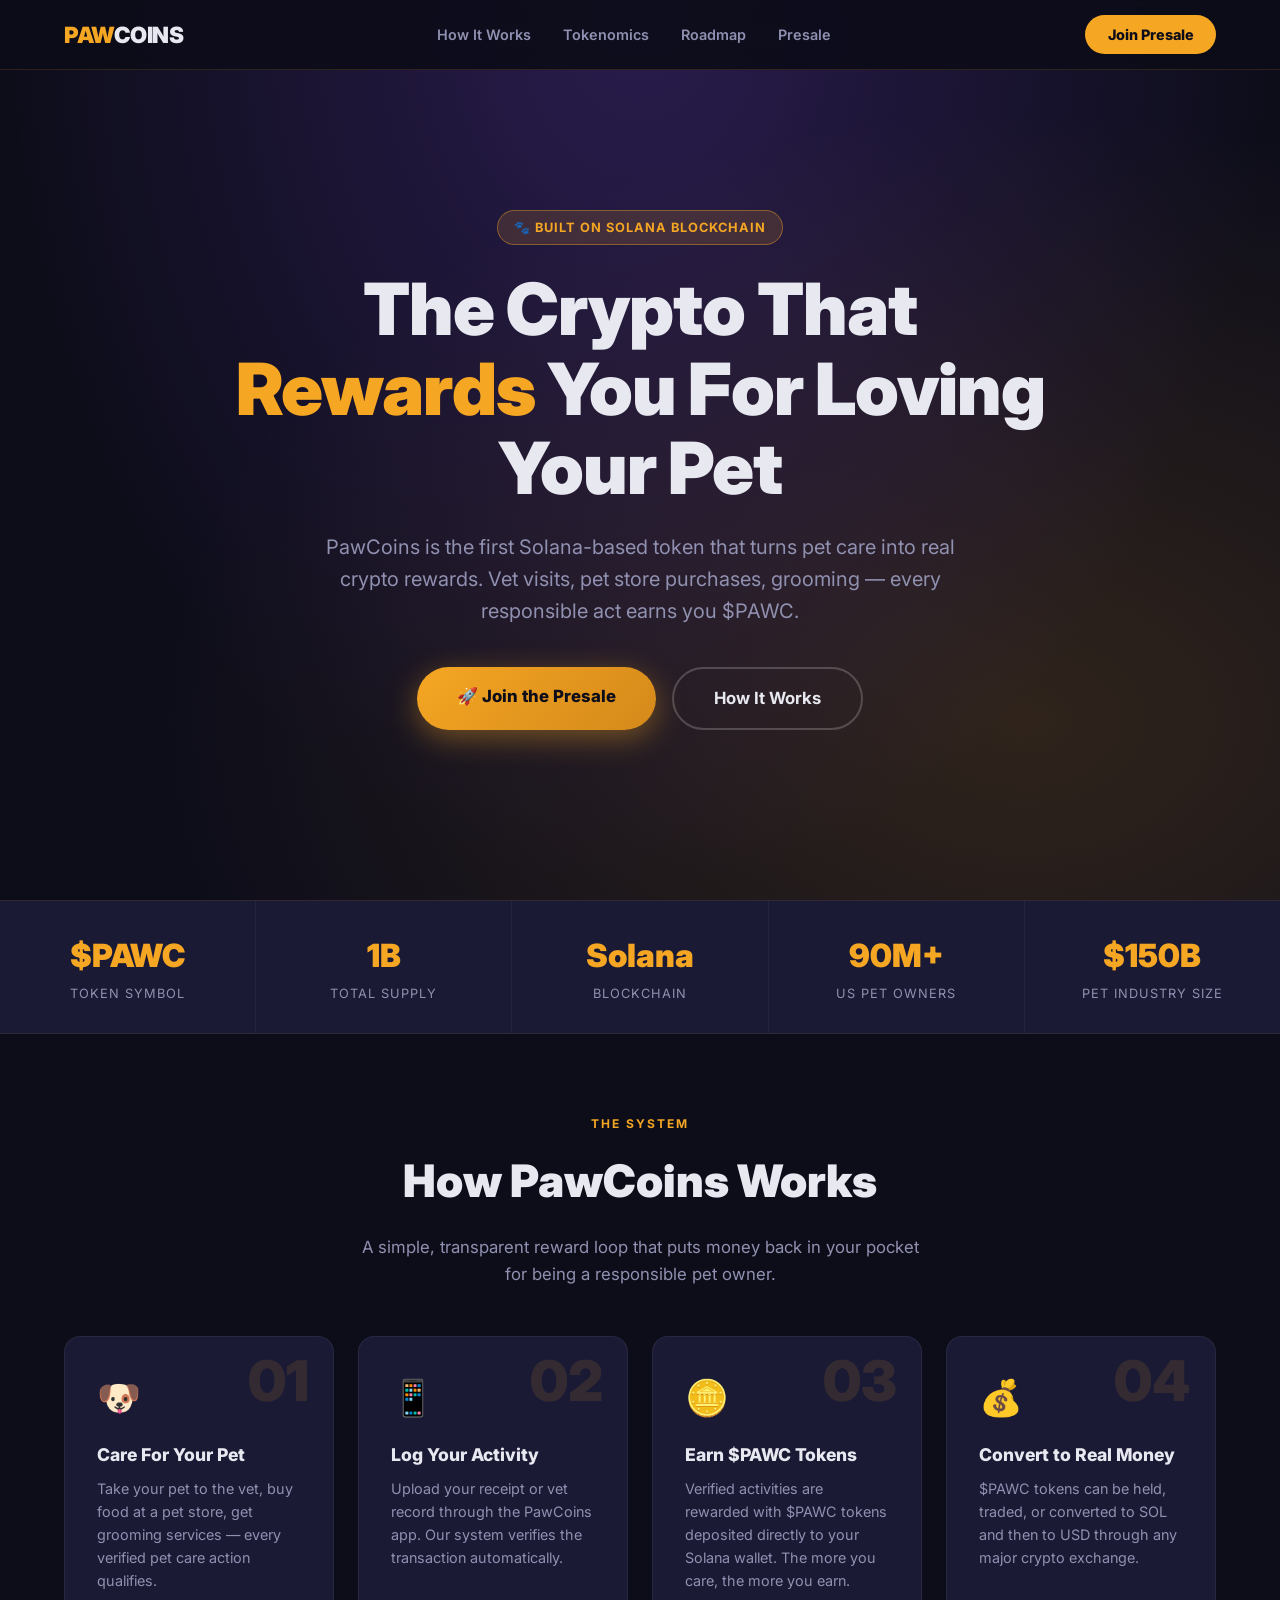
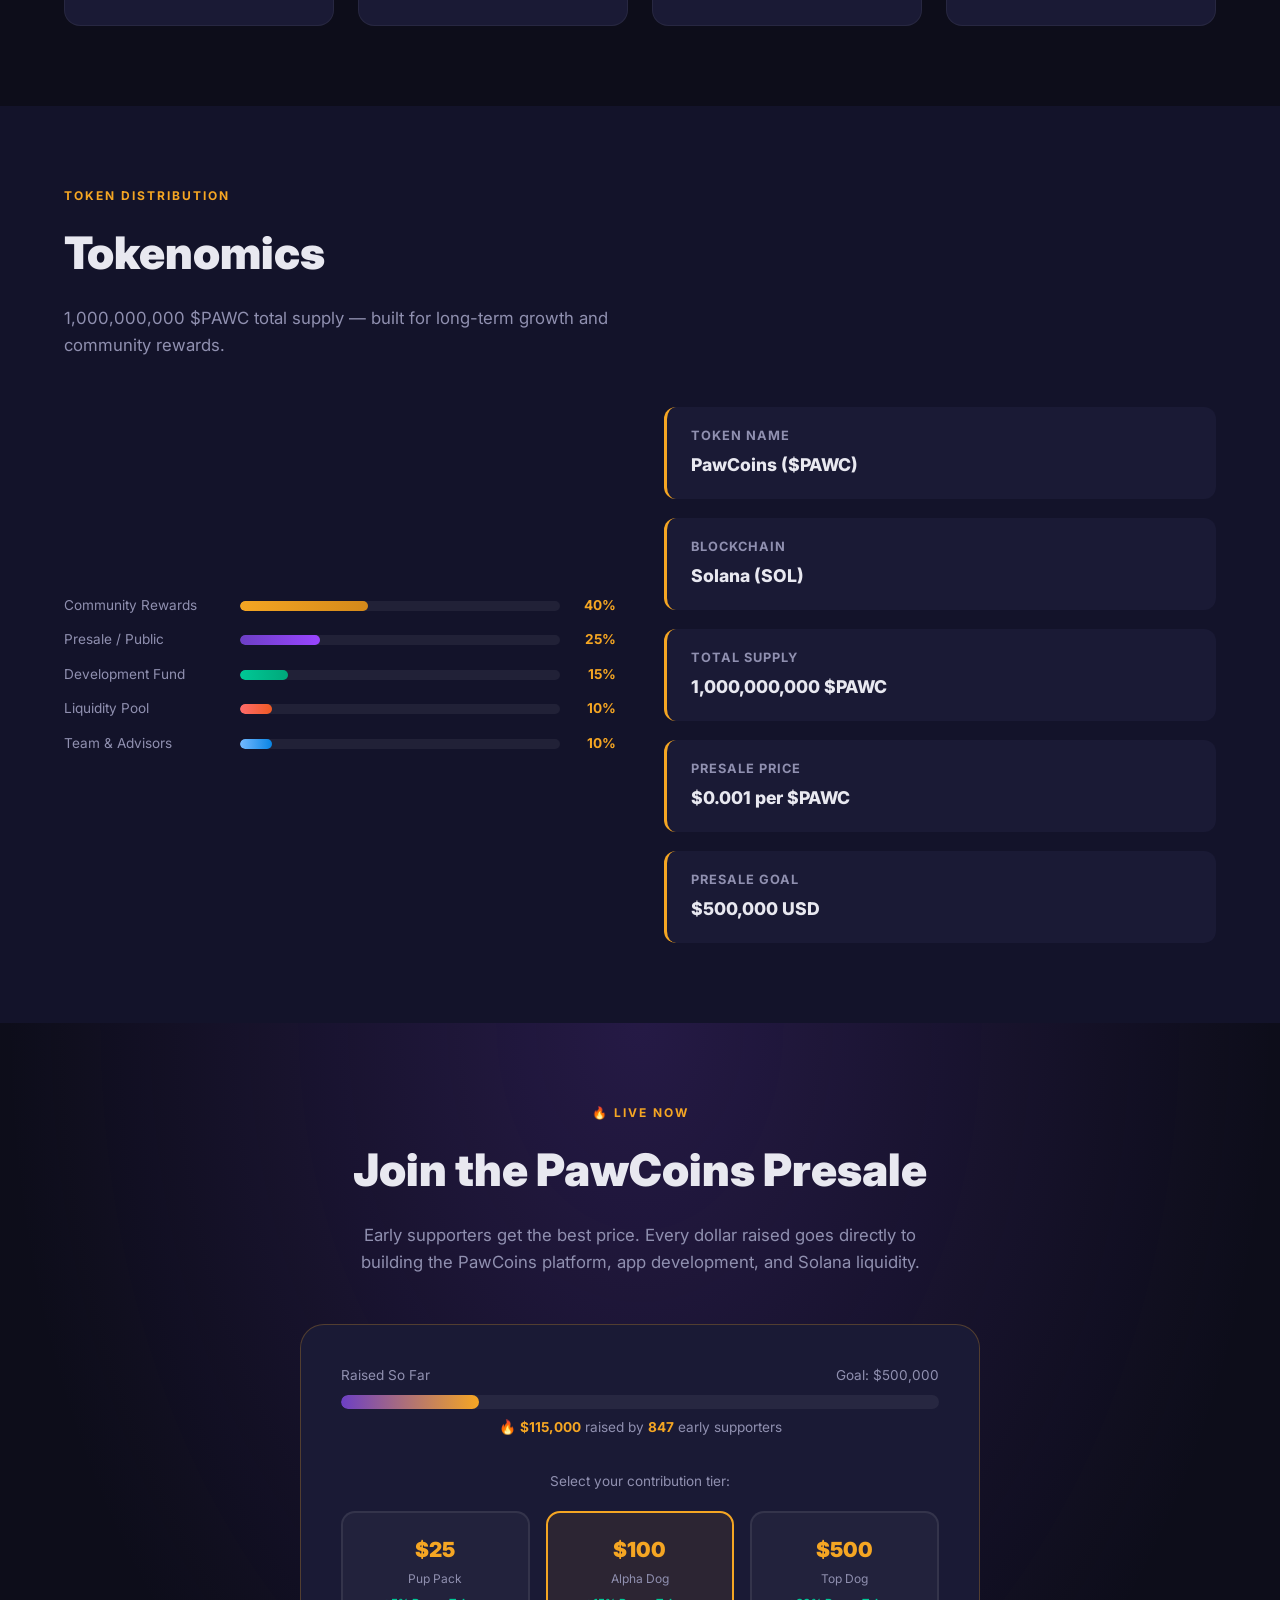
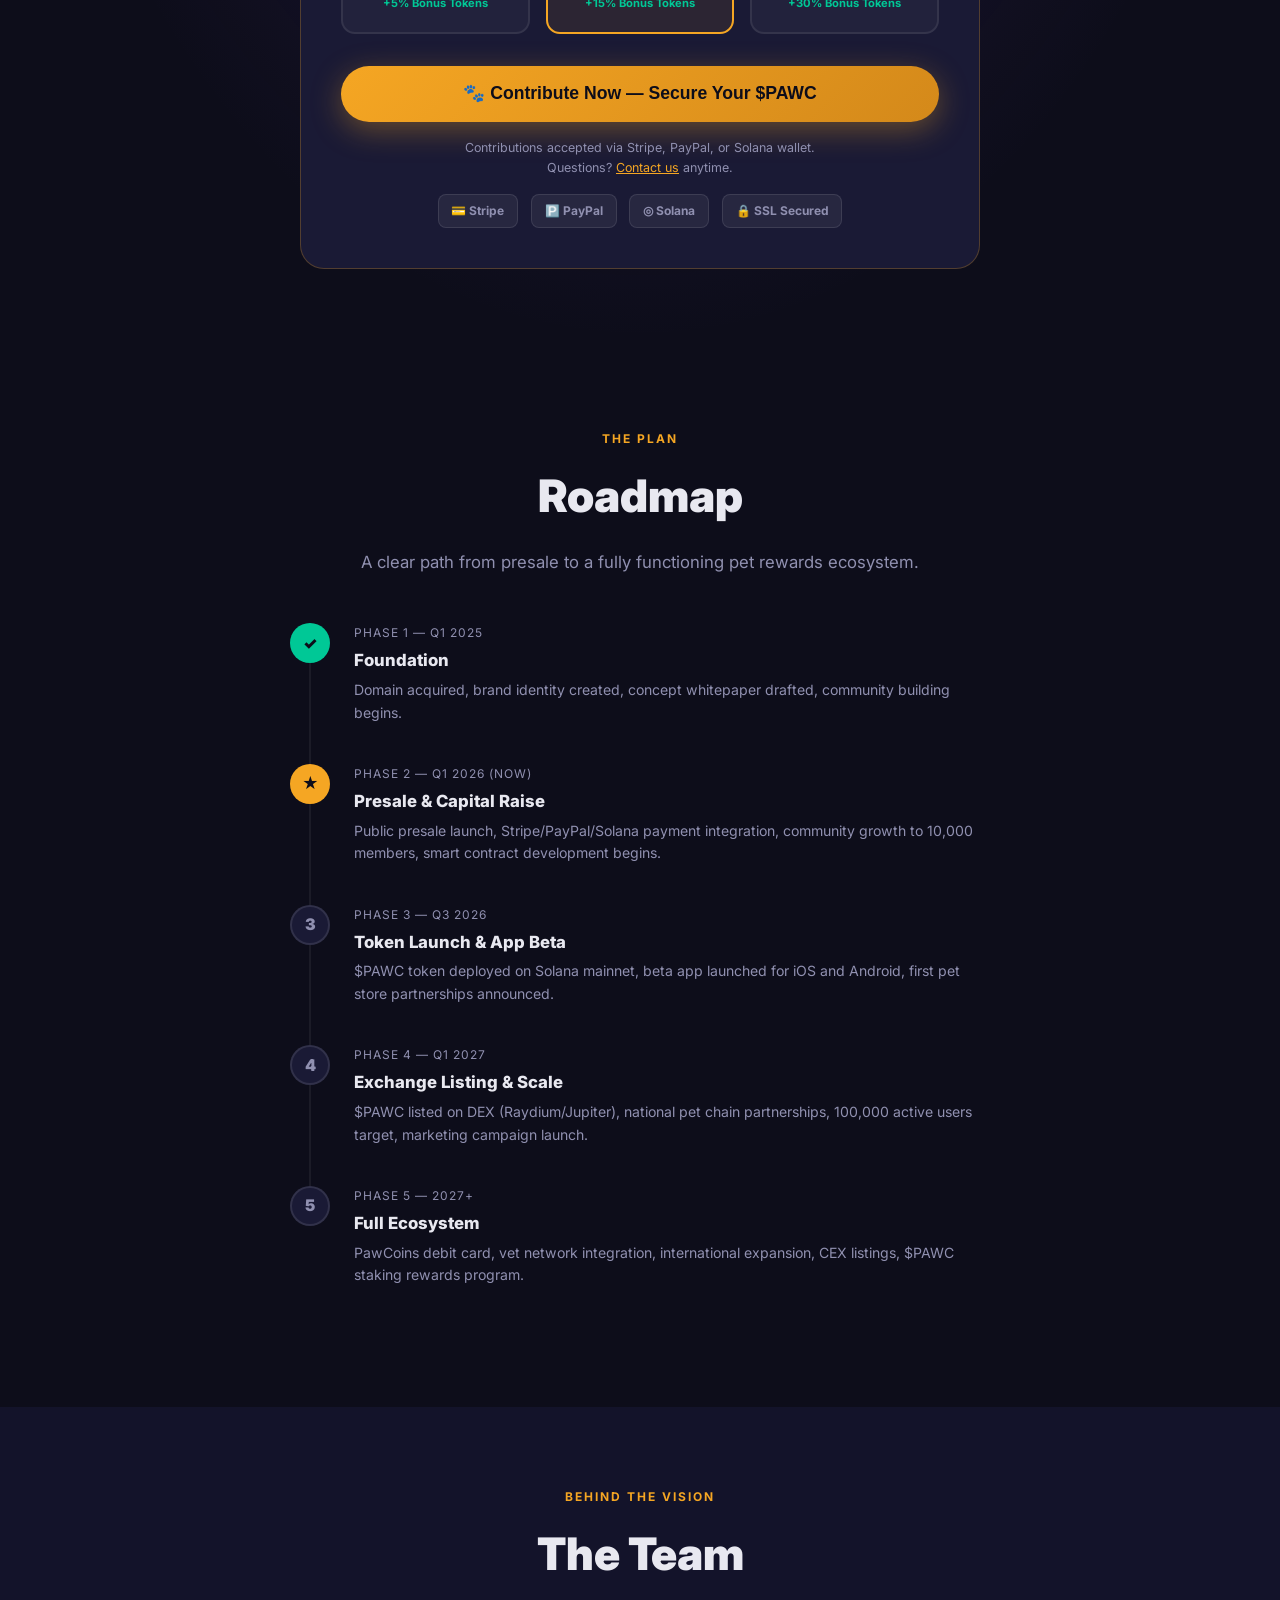
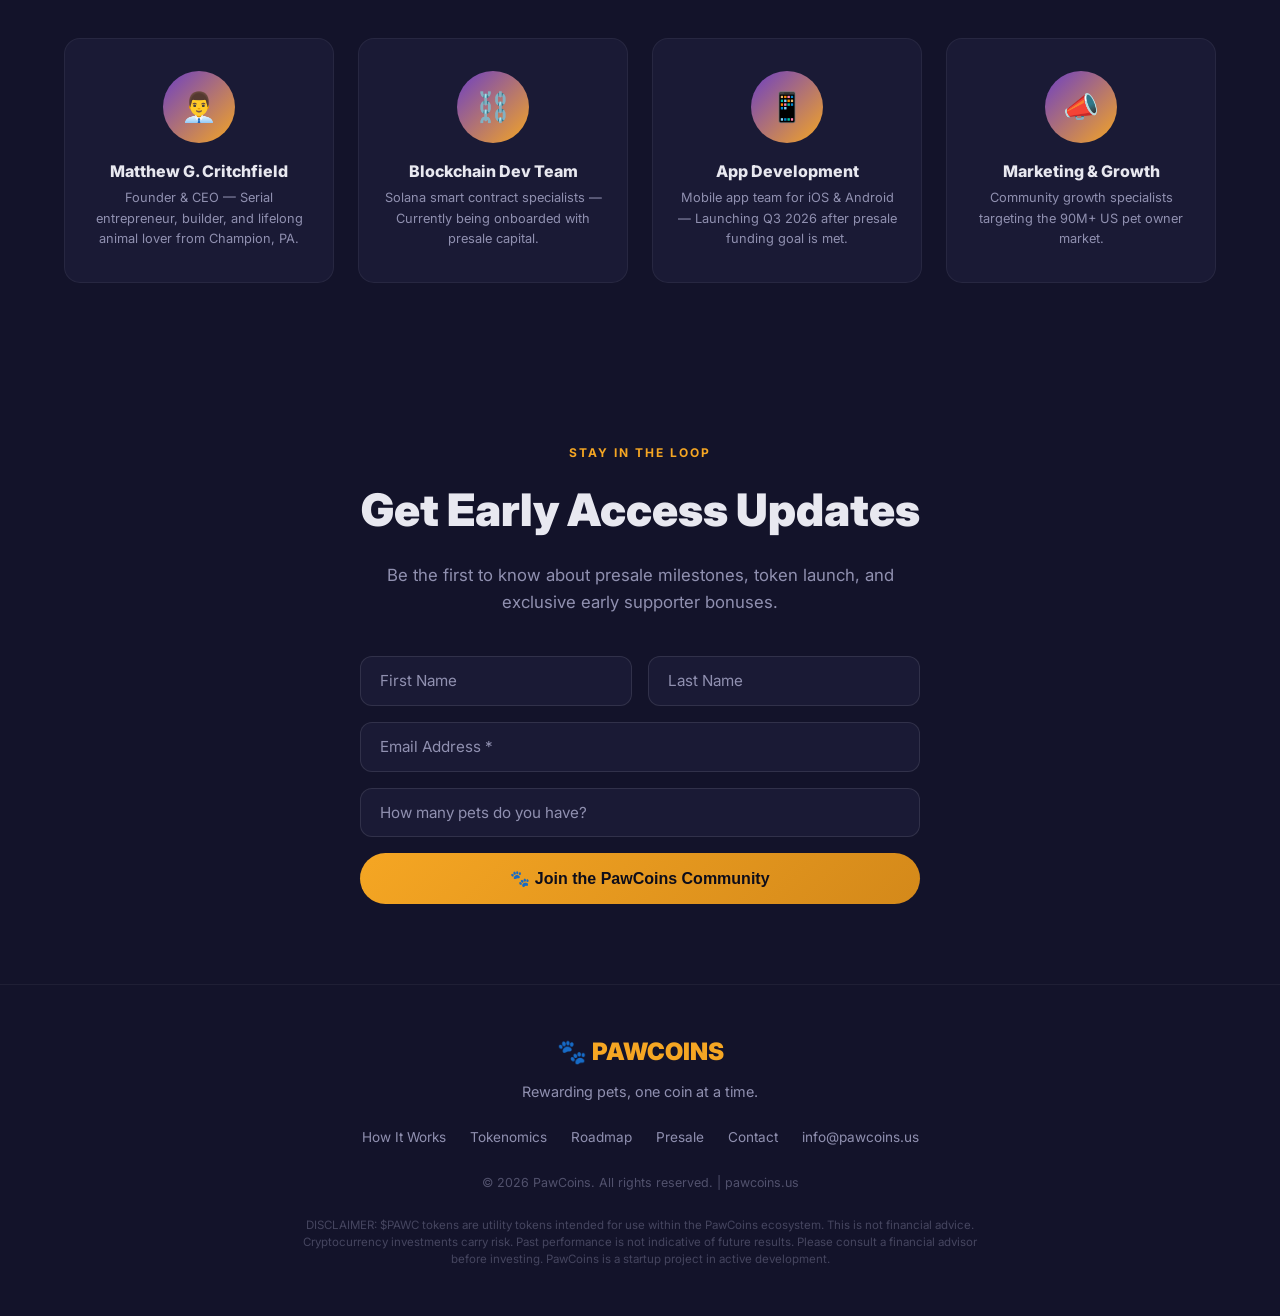
<file: pawcoins/index.html>
<!DOCTYPE html>
<html lang="en">
<head>
  <meta charset="UTF-8" />
  <meta name="viewport" content="width=device-width, initial-scale=1.0" />
  <title>PawCoins — Rewarding Pet Owners on the Solana Blockchain</title>
  <meta name="description" content="PawCoins rewards responsible pet owners with Solana-based crypto. The more you care for your pet, the more you earn. Join the presale now." />
  <meta property="og:title" content="PawCoins — Rewarding Pet Owners on the Solana Blockchain" />
  <meta property="og:description" content="Earn crypto rewards every time you take care of your pet. Built on Solana. Join the PawCoins presale today." />
  <meta property="og:image" content="https://images.unsplash.com/photo-1587300003388-59208cc962cb?w=1200" />
  <link rel="preconnect" href="https://fonts.googleapis.com" />
  <link href="https://fonts.googleapis.com/css2?family=Inter:wght@400;600;700;800;900&display=swap" rel="stylesheet" />
  <style>
    *, *::before, *::after { box-sizing: border-box; margin: 0; padding: 0; }
    :root {
      --gold: #F5A623;
      --gold-dark: #D4891A;
      --purple: #6C3FC5;
      --purple-dark: #4E2D9A;
      --dark: #0D0D1A;
      --dark2: #13132A;
      --card: #1A1A35;
      --text: #E8E8F0;
      --muted: #9090B0;
      --green: #00C896;
    }
    html { scroll-behavior: smooth; }
    body { font-family: 'Inter', sans-serif; background: var(--dark); color: var(--text); line-height: 1.6; }

    /* NAV */
    nav {
      position: fixed; top: 0; width: 100%; z-index: 100;
      background: rgba(13,13,26,0.92); backdrop-filter: blur(12px);
      border-bottom: 1px solid rgba(245,166,35,0.15);
      display: flex; align-items: center; justify-content: space-between;
      padding: 0 5%; height: 70px;
    }
    .nav-logo { font-size: 1.4rem; font-weight: 900; color: var(--gold); letter-spacing: -0.5px; }
    .nav-logo span { color: var(--text); }
    .nav-links { display: flex; gap: 2rem; list-style: none; }
    .nav-links a { color: var(--muted); text-decoration: none; font-weight: 600; font-size: 0.9rem; transition: color 0.2s; }
    .nav-links a:hover { color: var(--gold); }
    .nav-cta {
      background: var(--gold); color: var(--dark); font-weight: 800;
      padding: 0.5rem 1.4rem; border-radius: 50px; text-decoration: none;
      font-size: 0.9rem; transition: background 0.2s;
    }
    .nav-cta:hover { background: var(--gold-dark); }

    /* HERO */
    .hero {
      min-height: 100vh; display: flex; align-items: center; justify-content: center;
      text-align: center; padding: 100px 5% 60px;
      background: radial-gradient(ellipse at 50% 0%, rgba(108,63,197,0.3) 0%, transparent 70%),
                  radial-gradient(ellipse at 80% 80%, rgba(245,166,35,0.15) 0%, transparent 60%),
                  var(--dark);
      position: relative; overflow: hidden;
    }
    .hero::before {
      content: ''; position: absolute; inset: 0;
      background: url('https://images.unsplash.com/photo-1587300003388-59208cc962cb?w=1600&q=80') center/cover no-repeat;
      opacity: 0.06;
    }
    .hero-content { position: relative; max-width: 860px; }
    .hero-badge {
      display: inline-flex; align-items: center; gap: 0.5rem;
      background: rgba(245,166,35,0.15); border: 1px solid rgba(245,166,35,0.4);
      color: var(--gold); padding: 0.4rem 1rem; border-radius: 50px;
      font-size: 0.8rem; font-weight: 700; letter-spacing: 1px; text-transform: uppercase;
      margin-bottom: 1.5rem;
    }
    .hero h1 {
      font-size: clamp(2.4rem, 6vw, 4.5rem); font-weight: 900; line-height: 1.1;
      margin-bottom: 1.5rem; letter-spacing: -1px;
    }
    .hero h1 .highlight { color: var(--gold); }
    .hero p {
      font-size: clamp(1rem, 2vw, 1.25rem); color: var(--muted);
      max-width: 640px; margin: 0 auto 2.5rem;
    }
    .hero-buttons { display: flex; gap: 1rem; justify-content: center; flex-wrap: wrap; }
    .btn-primary {
      background: linear-gradient(135deg, var(--gold), var(--gold-dark));
      color: var(--dark); font-weight: 800; padding: 1rem 2.5rem;
      border-radius: 50px; text-decoration: none; font-size: 1.05rem;
      box-shadow: 0 8px 30px rgba(245,166,35,0.4); transition: all 0.2s;
      border: none; cursor: pointer;
    }
    .btn-primary:hover { transform: translateY(-2px); box-shadow: 0 12px 40px rgba(245,166,35,0.5); }
    .btn-secondary {
      background: transparent; color: var(--text); font-weight: 700;
      padding: 1rem 2.5rem; border-radius: 50px; text-decoration: none;
      font-size: 1.05rem; border: 2px solid rgba(255,255,255,0.2); transition: all 0.2s;
    }
    .btn-secondary:hover { border-color: var(--gold); color: var(--gold); }

    /* STATS BAR */
    .stats-bar {
      background: var(--card); border-top: 1px solid rgba(245,166,35,0.1);
      border-bottom: 1px solid rgba(245,166,35,0.1);
      display: flex; justify-content: center; flex-wrap: wrap; gap: 0;
    }
    .stat-item {
      flex: 1; min-width: 160px; text-align: center;
      padding: 1.8rem 1rem; border-right: 1px solid rgba(255,255,255,0.05);
    }
    .stat-item:last-child { border-right: none; }
    .stat-number { font-size: 2rem; font-weight: 900; color: var(--gold); }
    .stat-label { font-size: 0.8rem; color: var(--muted); text-transform: uppercase; letter-spacing: 1px; margin-top: 0.2rem; }

    /* SECTIONS */
    section { padding: 80px 5%; }
    .section-label {
      font-size: 0.75rem; font-weight: 700; letter-spacing: 2px;
      text-transform: uppercase; color: var(--gold); margin-bottom: 0.8rem;
    }
    .section-title { font-size: clamp(1.8rem, 4vw, 2.8rem); font-weight: 900; margin-bottom: 1rem; }
    .section-sub { color: var(--muted); font-size: 1.05rem; max-width: 560px; }
    .center { text-align: center; }
    .center .section-sub { margin: 0 auto; }

    /* HOW IT WORKS */
    .how-grid { display: grid; grid-template-columns: repeat(auto-fit, minmax(240px, 1fr)); gap: 1.5rem; margin-top: 3rem; }
    .how-card {
      background: var(--card); border: 1px solid rgba(255,255,255,0.06);
      border-radius: 16px; padding: 2rem; position: relative; overflow: hidden;
      transition: border-color 0.2s;
    }
    .how-card:hover { border-color: rgba(245,166,35,0.4); }
    .how-number {
      font-size: 3.5rem; font-weight: 900; color: rgba(245,166,35,0.12);
      position: absolute; top: 1rem; right: 1.5rem; line-height: 1;
    }
    .how-icon { font-size: 2.2rem; margin-bottom: 1rem; }
    .how-card h3 { font-size: 1.1rem; font-weight: 800; margin-bottom: 0.5rem; }
    .how-card p { color: var(--muted); font-size: 0.9rem; }

    /* TOKENOMICS */
    .token-section { background: var(--dark2); }
    .token-grid { display: grid; grid-template-columns: 1fr 1fr; gap: 3rem; align-items: center; margin-top: 3rem; }
    .token-chart { position: relative; }
    .token-bars { display: flex; flex-direction: column; gap: 0.8rem; }
    .token-bar-item { display: flex; align-items: center; gap: 1rem; }
    .token-bar-label { width: 160px; font-size: 0.85rem; color: var(--muted); flex-shrink: 0; }
    .token-bar-track { flex: 1; height: 10px; background: rgba(255,255,255,0.06); border-radius: 10px; overflow: hidden; }
    .token-bar-fill { height: 100%; border-radius: 10px; }
    .token-bar-pct { width: 40px; text-align: right; font-size: 0.85rem; font-weight: 700; color: var(--gold); }
    .token-info { display: flex; flex-direction: column; gap: 1.2rem; }
    .token-info-item { background: var(--card); border-radius: 12px; padding: 1.2rem 1.5rem; border-left: 3px solid var(--gold); }
    .token-info-item h4 { font-size: 0.8rem; color: var(--muted); text-transform: uppercase; letter-spacing: 1px; margin-bottom: 0.3rem; }
    .token-info-item p { font-size: 1.1rem; font-weight: 800; color: var(--text); }

    /* PRESALE / DONATION */
    .presale-section {
      background: radial-gradient(ellipse at 50% 0%, rgba(108,63,197,0.25) 0%, transparent 70%), var(--dark);
    }
    .presale-card {
      max-width: 680px; margin: 3rem auto 0;
      background: var(--card); border: 1px solid rgba(245,166,35,0.25);
      border-radius: 24px; padding: 2.5rem; text-align: center;
    }
    .presale-progress-label { display: flex; justify-content: space-between; font-size: 0.85rem; color: var(--muted); margin-bottom: 0.5rem; }
    .presale-progress-track { height: 14px; background: rgba(255,255,255,0.06); border-radius: 10px; overflow: hidden; margin-bottom: 0.5rem; }
    .presale-progress-fill { height: 100%; width: 23%; background: linear-gradient(90deg, var(--purple), var(--gold)); border-radius: 10px; }
    .presale-raised { font-size: 0.85rem; color: var(--muted); margin-bottom: 2rem; }
    .presale-raised strong { color: var(--gold); }
    .presale-tiers { display: grid; grid-template-columns: repeat(3, 1fr); gap: 1rem; margin-bottom: 2rem; }
    .tier-card {
      background: rgba(255,255,255,0.04); border: 2px solid rgba(255,255,255,0.08);
      border-radius: 14px; padding: 1.2rem 0.8rem; cursor: pointer; transition: all 0.2s;
    }
    .tier-card:hover, .tier-card.active { border-color: var(--gold); background: rgba(245,166,35,0.08); }
    .tier-card .tier-amount { font-size: 1.3rem; font-weight: 900; color: var(--gold); }
    .tier-card .tier-label { font-size: 0.75rem; color: var(--muted); margin-top: 0.2rem; }
    .tier-card .tier-bonus { font-size: 0.7rem; color: var(--green); font-weight: 700; margin-top: 0.4rem; }
    .donate-btn {
      width: 100%; padding: 1.1rem; border-radius: 50px;
      background: linear-gradient(135deg, var(--gold), var(--gold-dark));
      color: var(--dark); font-size: 1.1rem; font-weight: 900;
      border: none; cursor: pointer; transition: all 0.2s;
      box-shadow: 0 8px 30px rgba(245,166,35,0.35); margin-bottom: 1rem;
    }
    .donate-btn:hover { transform: translateY(-2px); box-shadow: 0 12px 40px rgba(245,166,35,0.5); }
    .donate-note { font-size: 0.78rem; color: var(--muted); }
    .donate-note a { color: var(--gold); }
    .payment-icons { display: flex; justify-content: center; gap: 0.8rem; margin-top: 1rem; flex-wrap: wrap; }
    .payment-icon {
      background: rgba(255,255,255,0.06); border: 1px solid rgba(255,255,255,0.1);
      border-radius: 8px; padding: 0.4rem 0.8rem; font-size: 0.75rem; font-weight: 700; color: var(--muted);
    }

    /* ROADMAP */
    .roadmap-list { display: flex; flex-direction: column; gap: 0; margin-top: 3rem; max-width: 700px; margin-left: auto; margin-right: auto; }
    .roadmap-item { display: flex; gap: 1.5rem; position: relative; }
    .roadmap-item:not(:last-child)::after {
      content: ''; position: absolute; left: 19px; top: 40px;
      width: 2px; height: calc(100% - 10px); background: rgba(255,255,255,0.06);
    }
    .roadmap-dot {
      width: 40px; height: 40px; border-radius: 50%; flex-shrink: 0;
      display: flex; align-items: center; justify-content: center;
      font-size: 1rem; font-weight: 900; z-index: 1;
    }
    .roadmap-dot.done { background: var(--green); color: var(--dark); }
    .roadmap-dot.active { background: var(--gold); color: var(--dark); }
    .roadmap-dot.upcoming { background: var(--card); border: 2px solid rgba(255,255,255,0.1); color: var(--muted); }
    .roadmap-content { padding-bottom: 2.5rem; }
    .roadmap-phase { font-size: 0.75rem; color: var(--muted); text-transform: uppercase; letter-spacing: 1px; margin-bottom: 0.3rem; }
    .roadmap-content h3 { font-size: 1.05rem; font-weight: 800; margin-bottom: 0.3rem; }
    .roadmap-content p { font-size: 0.88rem; color: var(--muted); }

    /* TEAM */
    .team-grid { display: grid; grid-template-columns: repeat(auto-fit, minmax(200px, 1fr)); gap: 1.5rem; margin-top: 3rem; }
    .team-card { background: var(--card); border-radius: 16px; padding: 2rem 1.5rem; text-align: center; border: 1px solid rgba(255,255,255,0.06); }
    .team-avatar { width: 72px; height: 72px; border-radius: 50%; background: linear-gradient(135deg, var(--purple), var(--gold)); margin: 0 auto 1rem; display: flex; align-items: center; justify-content: center; font-size: 1.8rem; }
    .team-card h3 { font-size: 1rem; font-weight: 800; margin-bottom: 0.2rem; }
    .team-card p { font-size: 0.8rem; color: var(--muted); }

    /* CONTACT / EMAIL */
    .contact-section { background: var(--dark2); }
    .contact-form { max-width: 560px; margin: 2.5rem auto 0; display: flex; flex-direction: column; gap: 1rem; }
    .form-row { display: grid; grid-template-columns: 1fr 1fr; gap: 1rem; }
    .form-input {
      width: 100%; padding: 0.9rem 1.2rem; background: var(--card);
      border: 1px solid rgba(255,255,255,0.1); border-radius: 12px;
      color: var(--text); font-size: 0.95rem; font-family: inherit;
      transition: border-color 0.2s; outline: none;
    }
    .form-input:focus { border-color: var(--gold); }
    .form-input::placeholder { color: var(--muted); }
    .form-submit {
      padding: 1rem; background: linear-gradient(135deg, var(--gold), var(--gold-dark));
      color: var(--dark); font-weight: 800; font-size: 1rem; border: none;
      border-radius: 50px; cursor: pointer; transition: all 0.2s;
    }
    .form-submit:hover { transform: translateY(-2px); }

    /* FOOTER */
    footer {
      background: var(--dark2); border-top: 1px solid rgba(255,255,255,0.05);
      padding: 3rem 5%; text-align: center;
    }
    .footer-logo { font-size: 1.5rem; font-weight: 900; color: var(--gold); margin-bottom: 0.5rem; }
    .footer-tagline { color: var(--muted); font-size: 0.9rem; margin-bottom: 1.5rem; }
    .footer-links { display: flex; gap: 1.5rem; justify-content: center; flex-wrap: wrap; margin-bottom: 1.5rem; }
    .footer-links a { color: var(--muted); text-decoration: none; font-size: 0.85rem; transition: color 0.2s; }
    .footer-links a:hover { color: var(--gold); }
    .footer-copy { font-size: 0.78rem; color: rgba(144,144,176,0.5); }
    .disclaimer {
      max-width: 700px; margin: 1.5rem auto 0; font-size: 0.72rem;
      color: rgba(144,144,176,0.4); line-height: 1.5;
    }

    /* MODAL */
    .modal-overlay {
      display: none; position: fixed; inset: 0; background: rgba(0,0,0,0.8);
      z-index: 1000; align-items: center; justify-content: center; padding: 1rem;
    }
    .modal-overlay.open { display: flex; }
    .modal {
      background: var(--card); border: 1px solid rgba(245,166,35,0.3);
      border-radius: 24px; padding: 2.5rem; max-width: 480px; width: 100%;
      position: relative;
    }
    .modal-close {
      position: absolute; top: 1rem; right: 1.2rem; background: none;
      border: none; color: var(--muted); font-size: 1.5rem; cursor: pointer;
    }
    .modal h2 { font-size: 1.5rem; font-weight: 900; margin-bottom: 0.5rem; }
    .modal p { color: var(--muted); font-size: 0.9rem; margin-bottom: 1.5rem; }
    .modal-amount-display {
      background: rgba(245,166,35,0.1); border: 1px solid rgba(245,166,35,0.3);
      border-radius: 12px; padding: 1rem; text-align: center; margin-bottom: 1.5rem;
    }
    .modal-amount-display .amount { font-size: 2rem; font-weight: 900; color: var(--gold); }
    .modal-amount-display .amount-label { font-size: 0.8rem; color: var(--muted); }
    .stripe-btn {
      width: 100%; padding: 1rem; background: #635BFF;
      color: white; font-weight: 800; font-size: 1rem; border: none;
      border-radius: 50px; cursor: pointer; transition: all 0.2s; margin-bottom: 0.8rem;
    }
    .stripe-btn:hover { background: #4F46E5; }
    .paypal-btn {
      width: 100%; padding: 1rem; background: #FFC439;
      color: #003087; font-weight: 800; font-size: 1rem; border: none;
      border-radius: 50px; cursor: pointer; transition: all 0.2s; margin-bottom: 0.8rem;
    }
    .paypal-btn:hover { background: #F0B429; }
    .solana-btn {
      width: 100%; padding: 1rem; background: linear-gradient(135deg, #9945FF, #14F195);
      color: white; font-weight: 800; font-size: 1rem; border: none;
      border-radius: 50px; cursor: pointer; transition: all 0.2s;
    }
    .modal-divider { text-align: center; color: var(--muted); font-size: 0.8rem; margin: 0.8rem 0; }

    @media (max-width: 768px) {
      .nav-links { display: none; }
      .token-grid { grid-template-columns: 1fr; }
      .presale-tiers { grid-template-columns: 1fr; }
      .form-row { grid-template-columns: 1fr; }
      .stat-item { min-width: 140px; }
    }
  </style>
</head>
<body>

<!-- NAV -->
<nav>
  <div class="nav-logo">PAW<span>COINS</span></div>
  <ul class="nav-links">
    <li><a href="#how-it-works">How It Works</a></li>
    <li><a href="#tokenomics">Tokenomics</a></li>
    <li><a href="#roadmap">Roadmap</a></li>
    <li><a href="#presale">Presale</a></li>
  </ul>
  <a href="#presale" class="nav-cta">Join Presale</a>
</nav>

<!-- HERO -->
<section class="hero" id="home">
  <div class="hero-content">
    <div class="hero-badge">🐾 Built on Solana Blockchain</div>
    <h1>The Crypto That <span class="highlight">Rewards</span> You For Loving Your Pet</h1>
    <p>PawCoins is the first Solana-based token that turns pet care into real crypto rewards. Vet visits, pet store purchases, grooming — every responsible act earns you $PAWC.</p>
    <div class="hero-buttons">
      <a href="#presale" class="btn-primary">🚀 Join the Presale</a>
      <a href="#how-it-works" class="btn-secondary">How It Works</a>
    </div>
  </div>
</section>

<!-- STATS BAR -->
<div class="stats-bar">
  <div class="stat-item">
    <div class="stat-number">$PAWC</div>
    <div class="stat-label">Token Symbol</div>
  </div>
  <div class="stat-item">
    <div class="stat-number">1B</div>
    <div class="stat-label">Total Supply</div>
  </div>
  <div class="stat-item">
    <div class="stat-number">Solana</div>
    <div class="stat-label">Blockchain</div>
  </div>
  <div class="stat-item">
    <div class="stat-number">90M+</div>
    <div class="stat-label">US Pet Owners</div>
  </div>
  <div class="stat-item">
    <div class="stat-number">$150B</div>
    <div class="stat-label">Pet Industry Size</div>
  </div>
</div>

<!-- HOW IT WORKS -->
<section id="how-it-works">
  <div class="center">
    <div class="section-label">The System</div>
    <h2 class="section-title">How PawCoins Works</h2>
    <p class="section-sub">A simple, transparent reward loop that puts money back in your pocket for being a responsible pet owner.</p>
  </div>
  <div class="how-grid">
    <div class="how-card">
      <div class="how-number">01</div>
      <div class="how-icon">🐶</div>
      <h3>Care For Your Pet</h3>
      <p>Take your pet to the vet, buy food at a pet store, get grooming services — every verified pet care action qualifies.</p>
    </div>
    <div class="how-card">
      <div class="how-number">02</div>
      <div class="how-icon">📱</div>
      <h3>Log Your Activity</h3>
      <p>Upload your receipt or vet record through the PawCoins app. Our system verifies the transaction automatically.</p>
    </div>
    <div class="how-card">
      <div class="how-number">03</div>
      <div class="how-icon">🪙</div>
      <h3>Earn $PAWC Tokens</h3>
      <p>Verified activities are rewarded with $PAWC tokens deposited directly to your Solana wallet. The more you care, the more you earn.</p>
    </div>
    <div class="how-card">
      <div class="how-number">04</div>
      <div class="how-icon">💰</div>
      <h3>Convert to Real Money</h3>
      <p>$PAWC tokens can be held, traded, or converted to SOL and then to USD through any major crypto exchange.</p>
    </div>
  </div>
</section>

<!-- TOKENOMICS -->
<section class="token-section" id="tokenomics">
  <div class="section-label">Token Distribution</div>
  <h2 class="section-title">Tokenomics</h2>
  <p class="section-sub">1,000,000,000 $PAWC total supply — built for long-term growth and community rewards.</p>
  <div class="token-grid">
    <div class="token-bars">
      <div class="token-bar-item">
        <div class="token-bar-label">Community Rewards</div>
        <div class="token-bar-track"><div class="token-bar-fill" style="width:40%;background:linear-gradient(90deg,#F5A623,#D4891A)"></div></div>
        <div class="token-bar-pct">40%</div>
      </div>
      <div class="token-bar-item">
        <div class="token-bar-label">Presale / Public</div>
        <div class="token-bar-track"><div class="token-bar-fill" style="width:25%;background:linear-gradient(90deg,#6C3FC5,#9945FF)"></div></div>
        <div class="token-bar-pct">25%</div>
      </div>
      <div class="token-bar-item">
        <div class="token-bar-label">Development Fund</div>
        <div class="token-bar-track"><div class="token-bar-fill" style="width:15%;background:linear-gradient(90deg,#00C896,#00A87A)"></div></div>
        <div class="token-bar-pct">15%</div>
      </div>
      <div class="token-bar-item">
        <div class="token-bar-label">Liquidity Pool</div>
        <div class="token-bar-track"><div class="token-bar-fill" style="width:10%;background:linear-gradient(90deg,#FF6B6B,#EE5A24)"></div></div>
        <div class="token-bar-pct">10%</div>
      </div>
      <div class="token-bar-item">
        <div class="token-bar-label">Team & Advisors</div>
        <div class="token-bar-track"><div class="token-bar-fill" style="width:10%;background:linear-gradient(90deg,#74B9FF,#0984E3)"></div></div>
        <div class="token-bar-pct">10%</div>
      </div>
    </div>
    <div class="token-info">
      <div class="token-info-item">
        <h4>Token Name</h4>
        <p>PawCoins ($PAWC)</p>
      </div>
      <div class="token-info-item">
        <h4>Blockchain</h4>
        <p>Solana (SOL)</p>
      </div>
      <div class="token-info-item">
        <h4>Total Supply</h4>
        <p>1,000,000,000 $PAWC</p>
      </div>
      <div class="token-info-item">
        <h4>Presale Price</h4>
        <p>$0.001 per $PAWC</p>
      </div>
      <div class="token-info-item">
        <h4>Presale Goal</h4>
        <p>$500,000 USD</p>
      </div>
    </div>
  </div>
</section>

<!-- PRESALE / DONATION -->
<section class="presale-section" id="presale">
  <div class="center">
    <div class="section-label">🔥 Live Now</div>
    <h2 class="section-title">Join the PawCoins Presale</h2>
    <p class="section-sub">Early supporters get the best price. Every dollar raised goes directly to building the PawCoins platform, app development, and Solana liquidity.</p>
  </div>
  <div class="presale-card">
    <div class="presale-progress-label">
      <span>Raised So Far</span>
      <span>Goal: $500,000</span>
    </div>
    <div class="presale-progress-track">
      <div class="presale-progress-fill"></div>
    </div>
    <div class="presale-raised">🔥 <strong>$115,000</strong> raised by <strong>847</strong> early supporters</div>

    <p style="font-size:0.85rem;color:var(--muted);margin-bottom:1.2rem;">Select your contribution tier:</p>
    <div class="presale-tiers">
      <div class="tier-card" onclick="selectTier(this, 25)">
        <div class="tier-amount">$25</div>
        <div class="tier-label">Pup Pack</div>
        <div class="tier-bonus">+5% Bonus Tokens</div>
      </div>
      <div class="tier-card active" onclick="selectTier(this, 100)">
        <div class="tier-amount">$100</div>
        <div class="tier-label">Alpha Dog</div>
        <div class="tier-bonus">+15% Bonus Tokens</div>
      </div>
      <div class="tier-card" onclick="selectTier(this, 500)">
        <div class="tier-amount">$500</div>
        <div class="tier-label">Top Dog</div>
        <div class="tier-bonus">+30% Bonus Tokens</div>
      </div>
    </div>

    <button class="donate-btn" onclick="openModal()">🐾 Contribute Now — Secure Your $PAWC</button>
    <div class="donate-note">
      Contributions accepted via Stripe, PayPal, or Solana wallet.<br/>
      Questions? <a href="#contact">Contact us</a> anytime.
    </div>
    <div class="payment-icons">
      <span class="payment-icon">💳 Stripe</span>
      <span class="payment-icon">🅿️ PayPal</span>
      <span class="payment-icon">◎ Solana</span>
      <span class="payment-icon">🔒 SSL Secured</span>
    </div>
  </div>
</section>

<!-- ROADMAP -->
<section id="roadmap">
  <div class="center">
    <div class="section-label">The Plan</div>
    <h2 class="section-title">Roadmap</h2>
    <p class="section-sub">A clear path from presale to a fully functioning pet rewards ecosystem.</p>
  </div>
  <div class="roadmap-list">
    <div class="roadmap-item">
      <div class="roadmap-dot done">✓</div>
      <div class="roadmap-content">
        <div class="roadmap-phase">Phase 1 — Q1 2025</div>
        <h3>Foundation</h3>
        <p>Domain acquired, brand identity created, concept whitepaper drafted, community building begins.</p>
      </div>
    </div>
    <div class="roadmap-item">
      <div class="roadmap-dot active">★</div>
      <div class="roadmap-content">
        <div class="roadmap-phase">Phase 2 — Q1 2026 (NOW)</div>
        <h3>Presale & Capital Raise</h3>
        <p>Public presale launch, Stripe/PayPal/Solana payment integration, community growth to 10,000 members, smart contract development begins.</p>
      </div>
    </div>
    <div class="roadmap-item">
      <div class="roadmap-dot upcoming">3</div>
      <div class="roadmap-content">
        <div class="roadmap-phase">Phase 3 — Q3 2026</div>
        <h3>Token Launch & App Beta</h3>
        <p>$PAWC token deployed on Solana mainnet, beta app launched for iOS and Android, first pet store partnerships announced.</p>
      </div>
    </div>
    <div class="roadmap-item">
      <div class="roadmap-dot upcoming">4</div>
      <div class="roadmap-content">
        <div class="roadmap-phase">Phase 4 — Q1 2027</div>
        <h3>Exchange Listing & Scale</h3>
        <p>$PAWC listed on DEX (Raydium/Jupiter), national pet chain partnerships, 100,000 active users target, marketing campaign launch.</p>
      </div>
    </div>
    <div class="roadmap-item">
      <div class="roadmap-dot upcoming">5</div>
      <div class="roadmap-content">
        <div class="roadmap-phase">Phase 5 — 2027+</div>
        <h3>Full Ecosystem</h3>
        <p>PawCoins debit card, vet network integration, international expansion, CEX listings, $PAWC staking rewards program.</p>
      </div>
    </div>
  </div>
</section>

<!-- TEAM -->
<section style="background:var(--dark2)">
  <div class="center">
    <div class="section-label">Behind the Vision</div>
    <h2 class="section-title">The Team</h2>
  </div>
  <div class="team-grid">
    <div class="team-card">
      <div class="team-avatar">👨‍💼</div>
      <h3>Matthew G. Critchfield</h3>
      <p>Founder & CEO — Serial entrepreneur, builder, and lifelong animal lover from Champion, PA.</p>
    </div>
    <div class="team-card">
      <div class="team-avatar">⛓️</div>
      <h3>Blockchain Dev Team</h3>
      <p>Solana smart contract specialists — Currently being onboarded with presale capital.</p>
    </div>
    <div class="team-card">
      <div class="team-avatar">📱</div>
      <h3>App Development</h3>
      <p>Mobile app team for iOS & Android — Launching Q3 2026 after presale funding goal is met.</p>
    </div>
    <div class="team-card">
      <div class="team-avatar">📣</div>
      <h3>Marketing & Growth</h3>
      <p>Community growth specialists targeting the 90M+ US pet owner market.</p>
    </div>
  </div>
</section>

<!-- EMAIL SIGNUP / CONTACT -->
<section class="contact-section" id="contact">
  <div class="center">
    <div class="section-label">Stay In The Loop</div>
    <h2 class="section-title">Get Early Access Updates</h2>
    <p class="section-sub">Be the first to know about presale milestones, token launch, and exclusive early supporter bonuses.</p>
  </div>
  <form class="contact-form" onsubmit="submitContact(event)">
    <div class="form-row">
      <input type="text" class="form-input" placeholder="First Name" required />
      <input type="text" class="form-input" placeholder="Last Name" />
    </div>
    <input type="email" class="form-input" placeholder="Email Address *" required />
    <input type="text" class="form-input" placeholder="How many pets do you have?" />
    <button type="submit" class="form-submit">🐾 Join the PawCoins Community</button>
  </form>
</section>

<!-- FOOTER -->
<footer>
  <div class="footer-logo">🐾 PAWCOINS</div>
  <div class="footer-tagline">Rewarding pets, one coin at a time.</div>
  <div class="footer-links">
    <a href="#how-it-works">How It Works</a>
    <a href="#tokenomics">Tokenomics</a>
    <a href="#roadmap">Roadmap</a>
    <a href="#presale">Presale</a>
    <a href="#contact">Contact</a>
    <a href="mailto:info@pawcoins.us">info@pawcoins.us</a>
  </div>
  <div class="footer-copy">© 2026 PawCoins. All rights reserved. | pawcoins.us</div>
  <div class="disclaimer">
    DISCLAIMER: $PAWC tokens are utility tokens intended for use within the PawCoins ecosystem. This is not financial advice. Cryptocurrency investments carry risk. Past performance is not indicative of future results. Please consult a financial advisor before investing. PawCoins is a startup project in active development.
  </div>
</footer>

<!-- DONATION MODAL -->
<div class="modal-overlay" id="donateModal">
  <div class="modal">
    <button class="modal-close" onclick="closeModal()">×</button>
    <h2>🐾 Secure Your $PAWC</h2>
    <p>Choose your payment method below. All transactions are secured and encrypted.</p>
    <div class="modal-amount-display">
      <div class="amount" id="modalAmount">$100</div>
      <div class="amount-label">Alpha Dog Tier — +15% Bonus Tokens</div>
    </div>
    <button class="stripe-btn" onclick="handleStripe()">💳 Pay with Stripe (Card/Bank)</button>
    <div class="modal-divider">— or —</div>
    <button class="paypal-btn" onclick="handlePayPal()">🅿️ Pay with PayPal</button>
    <div class="modal-divider">— or —</div>
    <button class="solana-btn" onclick="handleSolana()">◎ Pay with Solana Wallet</button>
    <div class="donate-note" style="margin-top:1rem;">
      After payment, you'll receive a confirmation email with your $PAWC allocation details.
    </div>
  </div>
</div>

<script>
  let selectedAmount = 100;
  let selectedTier = 'Alpha Dog';

  function selectTier(el, amount) {
    document.querySelectorAll('.tier-card').forEach(c => c.classList.remove('active'));
    el.classList.add('active');
    selectedAmount = amount;
    selectedTier = el.querySelector('.tier-label').textContent;
  }

  function openModal() {
    document.getElementById('modalAmount').textContent = '$' + selectedAmount;
    document.getElementById('donateModal').classList.add('open');
  }

  function closeModal() {
    document.getElementById('donateModal').classList.remove('open');
  }

  document.getElementById('donateModal').addEventListener('click', function(e) {
    if (e.target === this) closeModal();
  });

  function handleStripe() {
    // REPLACE THIS URL with your actual Stripe Payment Link
    // Go to dashboard.stripe.com → Payment Links → Create
    const stripeUrl = 'https://buy.stripe.com/YOUR_STRIPE_PAYMENT_LINK';
    alert('⚙️ Stripe payment link not yet configured.\n\nMatt: Go to dashboard.stripe.com → Payment Links → Create a link for $' + selectedAmount + ' and replace the URL in the code.');
    // window.open(stripeUrl, '_blank');
  }

  function handlePayPal() {
    // REPLACE with your PayPal.me link or PayPal donation button URL
    const paypalUrl = 'https://paypal.me/YOUR_PAYPAL_USERNAME/' + selectedAmount;
    alert('⚙️ PayPal link not yet configured.\n\nMatt: Create a PayPal.me account at paypal.me and replace YOUR_PAYPAL_USERNAME in the code.');
    // window.open(paypalUrl, '_blank');
  }

  function handleSolana() {
    // REPLACE with your Solana wallet address
    const solanaAddress = 'YOUR_SOLANA_WALLET_ADDRESS';
    alert('⚙️ Solana wallet not yet configured.\n\nMatt: Add your Solana wallet address to the code. You can get one free at phantom.app');
    // Copy to clipboard or open wallet
  }

  function submitContact(e) {
    e.preventDefault();
    // REPLACE with your Google Form or email service endpoint
    alert('🐾 Thank you for joining the PawCoins community! We\'ll be in touch with presale updates.');
    e.target.reset();
  }
</script>
</body>
</html>
</file>
